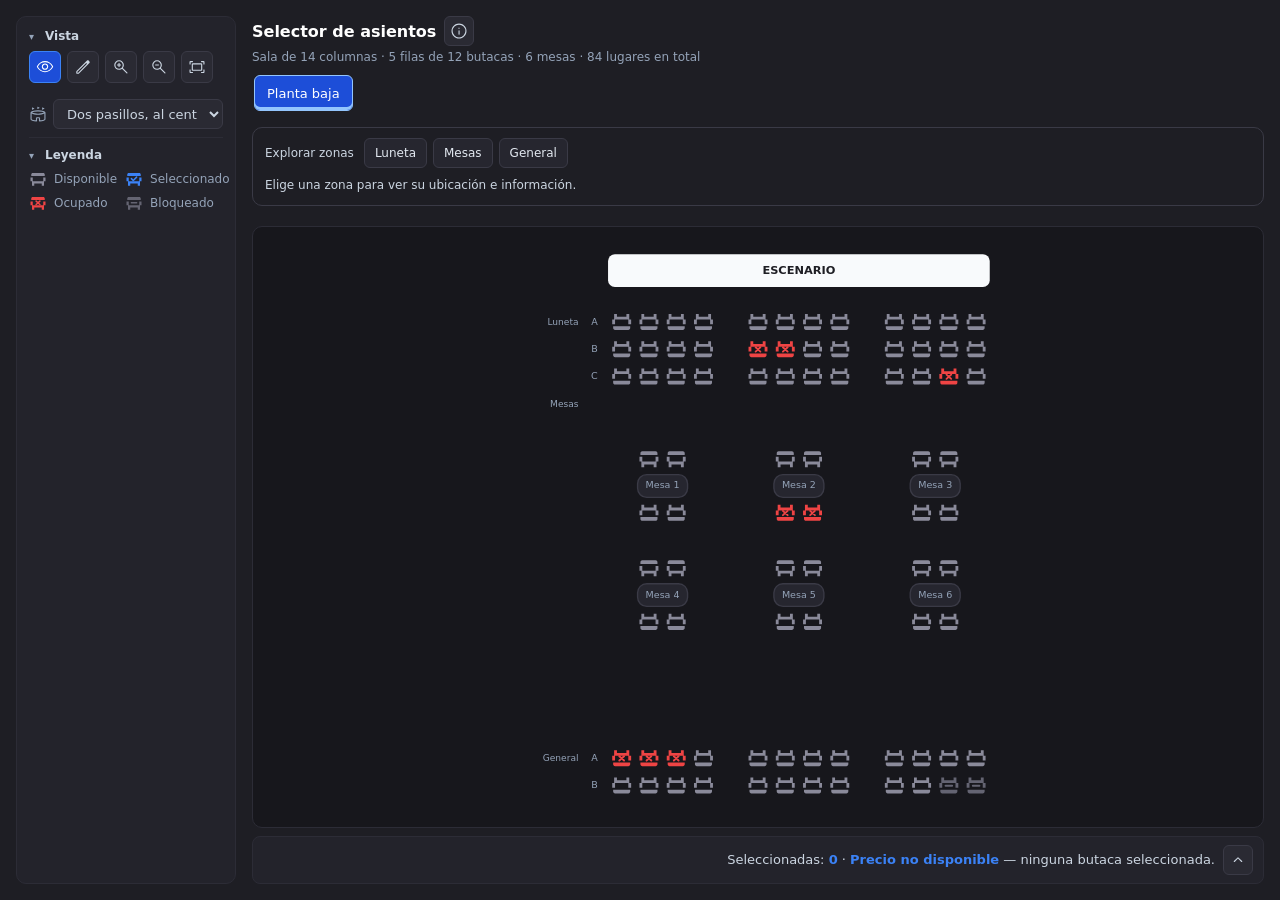
<file: integracion/index.html>
<!DOCTYPE html>
<!--
  Selector de asientos · plano de butacas interactivo en SVG.
  Un solo archivo, sin dependencias ni paso de compilacion.

  Copyright (c) 2026 Jonathan CR
  Publicado bajo licencia MIT. Ver LICENSE.

  El icono de la butaca es «event_seat» de Material Icons (Google),
  bajo Apache License 2.0. Ver NOTICE.
-->
<html lang="es">
<head>
<meta charset="utf-8">
<meta name="viewport" content="width=device-width, initial-scale=1">
<title>Selector de asientos</title>
<link rel="stylesheet" href="selector-asientos.css">
</head>
<body>

<!-- Iconos de las barras del editor. Los de Material Symbols (Apache 2.0, ver NOTICE)
     usan su viewBox original; los propios dibujan mesas y piezas como en el plano. -->
<svg class="sprite" aria-hidden="true" focusable="false" xmlns="http://www.w3.org/2000/svg">
  <defs>
    <symbol id="i-ver" viewBox="0 -960 960 960"><path d="M600.5-379.62q49.5-49.62 49.5-120.5T600.38-620.5Q550.76-670 479.88-670T359.5-620.38Q310-570.76 310-499.88t49.62 120.38q49.62 49.5 120.5 49.5t120.38-49.62Zm-200-41.12q-32.5-32.73-32.5-79.5 0-46.76 32.74-79.26 32.73-32.5 79.5-32.5 46.76 0 79.26 32.74 32.5 32.73 32.5 79.5 0 46.76-32.74 79.26-32.73 32.5-79.5 32.5-46.76 0-79.26-32.74ZM234.5-276Q124-352 57-470q-4-7.13-6-14.65-2-7.52-2-15.43 0-7.92 2-15.38 2-7.47 6-14.54 67-118 177.5-194T480-800q135 0 245.5 76T903-530q4 7.12 6 14.65 2 7.52 2 15.43 0 7.92-2 15.38-2 7.47-6 14.54-67 118-177.5 194T480-200q-135 0-245.5-76ZM480-500Zm222.5 174.5Q804-391 857-500q-53-109-154.33-174.5Q601.34-740 480.17-740T257.5-674.5Q156-609 102-500q54 109 155.33 174.5Q358.66-260 479.83-260t222.67-65.5Z"></path></symbol>
    <symbol id="i-editar" viewBox="0 -960 960 960"><path d="M180-180h44l472-471-44-44-472 471v44Zm-30 60q-13 0-21.5-8.5T120-150v-73q0-12 5-23.5t13-19.5l557-556q8-8 19-12.5t23-4.5q11 0 22 4.5t20 12.5l44 44q9 9 13 20t4 22q0 11-4.5 22.5T823-694L266-138q-8 8-19.5 13t-23.5 5h-73Zm629-617-41-41 41 41Zm-105 64-22-22 44 44-22-22Z"></path></symbol>
    <symbol id="i-acercar" viewBox="0 -960 960 960"><path d="M346-556h-52q-12.75 0-21.37-8.68-8.63-8.67-8.63-21.5 0-12.82 8.63-21.32 8.62-8.5 21.37-8.5h52v-51q0-12.75 8.68-21.38 8.67-8.62 21.5-8.62 12.82 0 21.32 8.62 8.5 8.63 8.5 21.38v51h51q12.75 0 21.38 8.68 8.62 8.67 8.62 21.5 0 12.82-8.62 21.32-8.63 8.5-21.38 8.5h-51v52q0 12.75-8.68 21.37-8.67 8.63-21.5 8.63-12.82 0-21.32-8.63-8.5-8.62-8.5-21.37v-52Zm32 227q-108.16 0-183.08-75Q120-479 120-585t75-181q75-75 181.5-75t181 75Q632-691 632-584.85 632-542 618-502q-14 40-42 75l242 240q9 8.56 9 21.78T818-143q-9 9-22.22 9-13.22 0-21.78-9L533-384q-30 26-69.96 40.5Q423.08-329 378-329Zm-1-60q81.25 0 138.13-57.5Q572-504 572-585t-56.87-138.5Q458.25-781 377-781q-82.08 0-139.54 57.5Q180-666 180-585t57.46 138.5Q294.92-389 377-389Z"></path></symbol>
    <symbol id="i-alejar" viewBox="0 -960 960 960"><path d="M305-556q-12.75 0-21.37-8.68-8.63-8.67-8.63-21.5 0-12.82 8.63-21.32 8.62-8.5 21.37-8.5h141q12.75 0 21.38 8.68 8.62 8.67 8.62 21.5 0 12.82-8.62 21.32-8.63 8.5-21.38 8.5H305Zm73 227q-108.16 0-183.08-75Q120-479 120-585t75-181q75-75 181.5-75t181 75Q632-691 632-584.85 632-542 618-502q-14 40-42 75l242 240q9 8.56 9 21.78T818-143q-9 9-22.22 9-13.22 0-21.78-9L533-384q-30 26-69.96 40.5Q423.08-329 378-329Zm-1-60q81.25 0 138.13-57.5Q572-504 572-585t-56.87-138.5Q458.25-781 377-781q-82.08 0-139.54 57.5Q180-666 180-585t57.46 138.5Q294.92-389 377-389Z"></path></symbol>
    <symbol id="i-ajustar" viewBox="0 -960 960 960"><path d="M820-640v-100H720q-12.75 0-21.37-8.68-8.63-8.67-8.63-21.5 0-12.82 8.63-21.32 8.62-8.5 21.37-8.5h100q24 0 42 18t18 42v100q0 12.75-8.68 21.37-8.67 8.63-21.5 8.63-12.82 0-21.32-8.63-8.5-8.62-8.5-21.37Zm-740 0v-100q0-24 18-42t42-18h100q12.75 0 21.38 8.68 8.62 8.67 8.62 21.5 0 12.82-8.62 21.32-8.63 8.5-21.38 8.5H140v100q0 12.75-8.68 21.37-8.67 8.63-21.5 8.63-12.82 0-21.32-8.63Q80-627.25 80-640Zm740 480H720q-12.75 0-21.37-8.68-8.63-8.67-8.63-21.5 0-12.82 8.63-21.32 8.62-8.5 21.37-8.5h100v-100q0-12.75 8.68-21.38 8.67-8.62 21.5-8.62 12.82 0 21.32 8.62 8.5 8.63 8.5 21.38v100q0 24-18 42t-42 18Zm-680 0q-24 0-42-18t-18-42v-100q0-12.75 8.68-21.38 8.67-8.62 21.5-8.62 12.82 0 21.32 8.62 8.5 8.63 8.5 21.38v100h100q12.75 0 21.38 8.68 8.62 8.67 8.62 21.5 0 12.82-8.62 21.32-8.63 8.5-21.38 8.5H140Zm60-180v-280q0-24.75 17.63-42.38Q235.25-680 260-680h440q24.75 0 42.38 17.62Q760-644.75 760-620v280q0 24.75-17.62 42.37Q724.75-280 700-280H260q-24.75 0-42.37-17.63Q200-315.25 200-340Zm60 0h440v-280H260v280Zm0 0v-280 280Z"></path></symbol>
    <symbol id="i-restablecer" viewBox="0 -960 960 960"><path d="M418-126q-111-21-184.5-109T160-439q0-71 30-134t85-107q8-6 19-5.5t19 8.5q10 10 9 23t-13 23q-42 35-65.5 85.5T220-439q0 94 58 163.5T425-186q11 2 18.5 11t7.5 20q0 14-10 22.5t-23 6.5Zm126 0q-13 2-23-6.5T511-155q0-11 7.5-20t18.5-11q90-20 147-89.5T741-439q0-109-75.5-184.5T481-699h-20l39 39q8 8 8 21t-8 21q-9 9-22 9t-21-9l-91-90q-5-5-7-10t-2-11q0-6 2-11t7-10l91-91q8-8 21-8t22 8q8 9 8 22t-8 21l-39 39h20q134 0 227 93.5T801-439q0 116-73 204T544-126Z"></path></symbol>
    <symbol id="i-girar" viewBox="0 -960 960 960"><path d="M440-80q-150 0-255-105T80-440q0-151 105-257.5T441-804h31l-53-53q-9-9-9-21t9-21q9-9 21-9t21 9l104 104q5 5 7 10t2 11q0 6-2 11t-7 10L461-649q-9 9-21 9t-21-9q-9-9-9-21t9-21l53-53h-31q-126 0-213.5 89T140-440q0 125 87.5 212.5T440-140q40 0 78-11t73-31q11-6 23-2t17 15q6 11 2.5 23.5T619-127q-42 23-86.5 35T440-80Zm237-161L497-421q-5-5-7-10t-2-11q0-6 2-11t7-10l180-180q5-5 10-7t11-2q6 0 11 2t10 7l180 180q5 5 7 10t2 11q0 6-2 11t-7 10L719-241q-5 5-10 7t-11 2q-6 0-11-2t-10-7Zm21-61 136-136-136-136-136 136 136 136Zm0-136Z"></path></symbol>
    <symbol id="i-alargar" viewBox="0 -960 960 960"><path d="m194-449 93 92q9 9 9 21t-9 21q-9 9-21.5 9t-21.5-9L101-458q-5-5-7-10t-2-11q0-6 2-11t7-10l144-144q9-9 21-8.5t21 9.5q9 9 9 21t-9 21l-92 91h569l-92-91q-9-9-9-21t9-21q9-9 21.5-9t21.5 9l143 143q5 5 7 10t2 11q0 6-2 11t-7 10L714-314q-9 9-21 9t-21-9q-9-9-9-21.5t9-21.5l92-92H194Z"></path></symbol>
    <symbol id="i-acortar" viewBox="0 -960 960 960"><path transform="rotate(90 480 -480)" d="M195-410q-14 0-24.5-10.5T160-445q0-14 10.5-24.5T195-480h570q14 0 24.5 10.5T800-445q0 14-10.5 24.5T765-410H195Zm-5-121q-13 0-21.5-8.5T160-561q0-13 8.5-21.5T190-591h580q13 0 21.5 8.5T800-561q0 13-8.5 21.5T770-531H190ZM457.5-88.5Q449-97 449-110v-128l-56 55q-9 8-21 8.5t-21-8.5q-9-9-9-21t9-21l107-106q5-5 10-7t11-2q6 0 11 2t10 7l105 106q8 9 8.5 21t-8.5 21q-9 9-21 9t-21-9l-54-55v128q0 13-8.5 21.5T479-80q-13 0-21.5-8.5ZM468-662q-5-2-10-7L352-775q-8-8-8.5-20.5T352-817q9-9 21-9t21 9l54 55v-128q0-13 8.5-21.5T478-920q13 0 21.5 8.5T508-890v128l56-55q9-8 21-8.5t21 8.5q9 9 9 21t-9 21L500-669q-5 5-10 7t-11 2q-6 0-11-2Z"></path></symbol>
    <symbol id="i-duplicar" viewBox="0 -960 960 960"><path d="M300-200q-24 0-42-18t-18-42v-560q0-24 18-42t42-18h440q24 0 42 18t18 42v560q0 24-18 42t-42 18H300Zm0-60h440v-560H300v560ZM180-80q-24 0-42-18t-18-42v-590q0-12.75 8.68-21.38 8.67-8.62 21.5-8.62 12.82 0 21.32 8.62 8.5 8.63 8.5 21.38v590h470q12.75 0 21.38 8.68 8.62 8.67 8.62 21.5 0 12.82-8.62 21.32Q662.75-80 650-80H180Zm120-180v-560 560Z"></path></symbol>
    <symbol id="i-eliminar" viewBox="0 -960 960 960"><path d="M261-120q-24.75 0-42.37-17.63Q201-155.25 201-180v-570h-11q-12.75 0-21.37-8.68-8.63-8.67-8.63-21.5 0-12.82 8.63-21.32 8.62-8.5 21.37-8.5h158q0-13 8.63-21.5 8.62-8.5 21.37-8.5h204q12.75 0 21.38 8.62Q612-822.75 612-810h158q12.75 0 21.38 8.68 8.62 8.67 8.62 21.5 0 12.82-8.62 21.32-8.63 8.5-21.38 8.5h-11v570q0 24.75-17.62 42.37Q723.75-120 699-120H261Zm438-630H261v570h438v-570ZM418.5-274.63q8.5-8.62 8.5-21.37v-339q0-12.75-8.68-21.38-8.67-8.62-21.5-8.62-12.82 0-21.32 8.62-8.5 8.63-8.5 21.38v339q0 12.75 8.68 21.37 8.67 8.63 21.5 8.63 12.82 0 21.32-8.63Zm166 0q8.5-8.62 8.5-21.37v-339q0-12.75-8.68-21.38-8.67-8.62-21.5-8.62-12.82 0-21.32 8.62-8.5 8.63-8.5 21.38v339q0 12.75 8.68 21.37 8.67 8.63 21.5 8.63 12.82 0 21.32-8.63ZM261-750v570-570Z"></path></symbol>
    <symbol id="i-barra" viewBox="0 -960 960 960"><path d="M450-180v-244L134-764q-6-6-9-14.5t-3-16.5q0-19 13-32t32-13h626q19 0 32 13t13 32q0 8-3 16.5t-9 14.5L510-424v244h180q13 0 21.5 8.5T720-150q0 13-8.5 21.5T690-120H270q-13 0-21.5-8.5T240-150q0-13 8.5-21.5T270-180h180ZM281-695h398l83-81H198l83 81Zm199 216 144-156H336l144 156Zm0 0Z"></path></symbol>
    <symbol id="i-sala" viewBox="0 -960 960 960"><path d="M158-723v-96q0-8 7-12.5t15-.5l95 48q8 5 8 13t-8 13l-95 48q-8 4-15-.5t-7-12.5Zm540 0v-96q0-8 7-12.5t15-.5l95 48q8 5 8 13t-8 13l-95 48q-8 4-15-.5t-7-12.5Zm-252-36v-96q0-8 7-12.5t15-.5l95 48q8 5 8 13t-8 13l-95 48q-8 4-15-.5t-7-12.5ZM398-82q-139-10-228.5-42T80-200v-360q0-25 31.5-46.5t85.5-38q54-16.5 127-26t156-9.5q83 0 156 9.5t127 26q54 16.5 85.5 38T880-560v360q0 45-88.5 76.5T563-82q-14 1-23.5-7.5T530-112v-138H430v138q0 13-9.5 22T398-82Zm82-418q97 0 172.5-14.5T800-558q-23-24-107.5-43T480-620q-128 0-212.5 19T160-558q72 29 147.5 43.5T480-500ZM370-145v-105q0-25 17.5-42.5T430-310h100q25 0 42.5 17.5T590-250v105q80-5 138.5-21.5T820-205v-297q-57 26-149 44t-191 18q-99 0-191-18t-149-44v297q33 22 91.5 38.5T370-145Zm110-179Z"></path></symbol>
    <symbol id="i-zona" viewBox="0 -960 960 960"><path d="M863-404 557-97q-9 8.5-20.25 12.75T514.25-80Q503-80 492-84.5T472-97L98-472q-8-8-13-18.96-5-10.95-5-23.04v-306q0-24.75 17.63-42.38Q115.25-880 140-880h307q12.07 0 23.39 4.87Q481.7-870.25 490-862l373 373q9.39 9 13.7 20.25 4.3 11.25 4.3 22.5t-4.5 22.75Q872-412 863-404ZM516-138l306-307-375-375H140v304l376 378ZM245-664q21 0 36.5-15.5T297-716q0-21-15.5-36.5T245-768q-21 0-36.5 15.5T193-716q0 21 15.5 36.5T245-664Zm236 185Z"></path></symbol>
    <symbol id="i-nombre" viewBox="0 -960 960 960"><path d="M140-160q-24.75 0-42.37-17.63Q80-195.25 80-220v-520q0-24.75 17.63-42.38Q115.25-800 140-800h471q14.25 0 27 6.37 12.75 6.38 21 17.63l195 260q12 15.68 12 35.84Q866-460 854-444L660-184q-8.25 11.25-21 17.62-12.75 6.38-27 6.38H140Zm0-60h471l195-260-195-260H140v520Zm333-260Z"></path></symbol>
    <symbol id="i-agregar" viewBox="0 -960 960 960"><path d="M450-450H230q-12.75 0-21.37-8.68-8.63-8.67-8.63-21.5 0-12.82 8.63-21.32 8.62-8.5 21.37-8.5h220v-220q0-12.75 8.68-21.38 8.67-8.62 21.5-8.62 12.82 0 21.32 8.62 8.5 8.63 8.5 21.38v220h220q12.75 0 21.38 8.68 8.62 8.67 8.62 21.5 0 12.82-8.62 21.32-8.63 8.5-21.38 8.5H510v220q0 12.75-8.68 21.37-8.67 8.63-21.5 8.63-12.82 0-21.32-8.63-8.5-8.62-8.5-21.37v-220Z"></path></symbol>
    <symbol id="i-bloquear" viewBox="0 0 24 24"><use href="#butaca" width="16" height="16"></use><rect x="13" y="14.5" width="9" height="7.5" rx="1.5"></rect><path d="M15.2 14.5v-2a2.3 2.3 0 0 1 4.6 0v2" fill="none" stroke="currentColor" stroke-width="1.6"></path></symbol>
    <symbol id="i-escenario-quitar" viewBox="0 0 24 24"><rect x="2" y="3" width="20" height="10" rx="1.5"></rect><rect x="7" y="17.4" width="10" height="2.2" rx="1.1"></rect></symbol>
    <symbol id="i-escenario-agregar" viewBox="0 0 24 24"><rect x="2" y="3" width="20" height="10" rx="1.5"></rect><rect x="7" y="17.4" width="10" height="2.2" rx="1.1"></rect><rect x="10.9" y="14.5" width="2.2" height="8" rx="1.1"></rect></symbol>
    <symbol id="i-mesa-lados" viewBox="0 0 24 24"><rect x="5" y="9" width="14" height="6" rx="1.5" fill-opacity=".25" stroke="currentColor" stroke-width="1.6"></rect><rect x="6.5" y="3.5" width="4" height="3.5" rx="1"></rect><rect x="13.5" y="3.5" width="4" height="3.5" rx="1"></rect><rect x="6.5" y="17" width="4" height="3.5" rx="1"></rect><rect x="13.5" y="17" width="4" height="3.5" rx="1"></rect></symbol>
    <symbol id="i-mesa-cruz" viewBox="0 0 24 24"><rect x="8" y="8" width="8" height="8" rx="1.5" fill-opacity=".25" stroke="currentColor" stroke-width="1.6"></rect><rect x="10" y="2.5" width="4" height="3.5" rx="1"></rect><rect x="10" y="18" width="4" height="3.5" rx="1"></rect><rect x="2.5" y="10" width="3.5" height="4" rx="1"></rect><rect x="18" y="10" width="3.5" height="4" rx="1"></rect></symbol>
    <symbol id="i-mesa-un-lado" viewBox="0 0 24 24"><rect x="2.5" y="5" width="19" height="6.5" rx="1.5" fill-opacity=".25" stroke="currentColor" stroke-width="1.6"></rect><rect x="3.5" y="14" width="4" height="3.5" rx="1"></rect><rect x="10" y="14" width="4" height="3.5" rx="1"></rect><rect x="16.5" y="14" width="4" height="3.5" rx="1"></rect></symbol>
    <symbol id="i-bloque" viewBox="0 0 24 24"><use href="#butaca" x="0.5" y="4" width="7.5" height="7.5"></use><use href="#butaca" x="8.25" y="4" width="7.5" height="7.5"></use><use href="#butaca" x="16" y="4" width="7.5" height="7.5"></use><use href="#butaca" x="0.5" y="13" width="7.5" height="7.5"></use><use href="#butaca" x="8.25" y="13" width="7.5" height="7.5"></use><use href="#butaca" x="16" y="13" width="7.5" height="7.5"></use></symbol>
    <symbol id="i-butaca" viewBox="0 0 24 24"><use href="#butaca" width="24" height="24"></use></symbol>
    <symbol id="i-pista" viewBox="0 0 24 24"><rect x="3" y="3" width="18" height="18" rx="2" fill="none" stroke="currentColor" stroke-width="1.6"></rect><rect x="3" y="3" width="4.5" height="4.5"></rect><rect x="3" y="12" width="4.5" height="4.5"></rect><rect x="7.5" y="7.5" width="4.5" height="4.5"></rect><rect x="7.5" y="16.5" width="4.5" height="4.5"></rect><rect x="12" y="3" width="4.5" height="4.5"></rect><rect x="12" y="12" width="4.5" height="4.5"></rect><rect x="16.5" y="7.5" width="4.5" height="4.5"></rect><rect x="16.5" y="16.5" width="4.5" height="4.5"></rect></symbol>
    <symbol id="i-mas-fila" viewBox="0 0 24 24"><rect x="3" y="3" width="18" height="11" rx="1.5" fill="none" stroke="currentColor" stroke-width="1.6"></rect><rect x="3" y="8" width="18" height="1.6"></rect><rect x="7.5" y="17.7" width="9" height="2.2" rx="1.1"></rect><rect x="10.9" y="15.3" width="2.2" height="7" rx="1.1"></rect></symbol>
    <symbol id="i-menos-fila" viewBox="0 0 24 24"><rect x="3" y="3" width="18" height="11" rx="1.5" fill="none" stroke="currentColor" stroke-width="1.6"></rect><rect x="3" y="8" width="18" height="1.6"></rect><rect x="7.5" y="17.7" width="9" height="2.2" rx="1.1"></rect></symbol>
    <symbol id="i-cabeceras" viewBox="0 0 24 24"><rect x="6" y="8.5" width="12" height="7" rx="1.5" fill-opacity=".25" stroke="currentColor" stroke-width="1.6"></rect><rect x="1.5" y="10" width="3.5" height="4" rx="1"></rect><rect x="19" y="10" width="3.5" height="4" rx="1"></rect><rect x="7.5" y="3.5" width="4" height="3.5" rx="1" fill-opacity=".35"></rect><rect x="12.5" y="3.5" width="4" height="3.5" rx="1" fill-opacity=".35"></rect><rect x="7.5" y="17" width="4" height="3.5" rx="1" fill-opacity=".35"></rect><rect x="12.5" y="17" width="4" height="3.5" rx="1" fill-opacity=".35"></rect></symbol>
    <symbol id="i-un-solo-lado" viewBox="0 0 24 24"><rect x="4" y="8" width="16" height="6" rx="1.5" fill-opacity=".25" stroke="currentColor" stroke-width="1.6"></rect><rect x="6" y="16.5" width="4" height="3.5" rx="1"></rect><rect x="14" y="16.5" width="4" height="3.5" rx="1"></rect><rect x="6" y="3.5" width="4" height="3.5" rx="1" fill-opacity=".35"></rect><rect x="14" y="3.5" width="4" height="3.5" rx="1" fill-opacity=".35"></rect></symbol>
    <symbol id="i-guardar" viewBox="0 -960 960 960"><path d="M180-120q-24 0-42-18t-18-42v-600q0-24 18-42t42-18h478q12.44 0 23.72 5T701-822l121 121q8 8 13 19.28 5 11.28 5 23.72v478q0 24-18 42t-42 18H180Zm600-536L656-780H180v600h600v-476ZM553.5-275.26q30.5-30.27 30.5-73.5 0-43.24-30.26-73.74-30.27-30.5-73.5-30.5-43.24 0-73.74 30.26-30.5 30.27-30.5 73.5 0 43.24 30.26 73.74 30.27 30.5 73.5 30.5 43.24 0 73.74-30.26ZM263-584h298q12.75 0 21.38-8.63Q591-601.25 591-614v-83q0-12.75-8.62-21.38Q573.75-727 561-727H263q-12.75 0-21.37 8.62Q233-709.75 233-697v83q0 12.75 8.63 21.37Q250.25-584 263-584Zm-83-72v476-600 124Z"></path></symbol>
    <symbol id="i-exportar" viewBox="0 -960 960 960"><path d="M469-327q-5-2-10-7L308-485q-9-9.27-8.5-21.64.5-12.36 9.11-21.36 9.39-9 21.89-9t21.5 9l98 99v-341q0-12.75 8.68-21.38 8.67-8.62 21.5-8.62 12.82 0 21.32 8.62 8.5 8.63 8.5 21.38v341l99-99q8.8-9 20.9-8.5 12.1.5 21.49 9.5 8.61 9 8.61 21.5t-9 21.5L501-334q-5 5-10.13 7-5.14 2-11 2-5.87 0-10.87-2ZM220-160q-24 0-42-18t-18-42v-113q0-12.75 8.68-21.38 8.67-8.62 21.5-8.62 12.82 0 21.32 8.62 8.5 8.63 8.5 21.38v113h520v-113q0-12.75 8.68-21.38 8.67-8.62 21.5-8.62 12.82 0 21.32 8.62 8.5 8.63 8.5 21.38v113q0 24-18 42t-42 18H220Z"></path></symbol>
    <symbol id="i-importar" viewBox="0 -960 960 960"><path d="M220-160q-24 0-42-18t-18-42v-113q0-12.75 8.68-21.38 8.67-8.62 21.5-8.62 12.82 0 21.32 8.62 8.5 8.63 8.5 21.38v113h520v-113q0-12.75 8.68-21.38 8.67-8.62 21.5-8.62 12.82 0 21.32 8.62 8.5 8.63 8.5 21.38v113q0 24-18 42t-42 18H220Zm230-524-99 99q-8.8 9-20.9 8.5-12.1-.5-21.49-9.5-8.61-9-8.61-21.5t9-21.5l150-150q5-5 10.13-7 5.14-2 11-2 5.87 0 10.87 2 5 2 10 7l151 151q9 9 9 21t-8.61 21q-9.39 9-21.89 9t-21.5-9l-99-98v341q0 12.75-8.68 21.37-8.67 8.63-21.5 8.63-12.82 0-21.32-8.63-8.5-8.62-8.5-21.37v-341Z"></path></symbol>
    <symbol id="i-eliminar-mapa" viewBox="0 -960 960 960"><path d="M261-120q-24.75 0-42.37-17.63Q201-155.25 201-180v-570h-11q-12.75 0-21.37-8.68-8.63-8.67-8.63-21.5 0-12.82 8.63-21.32 8.62-8.5 21.37-8.5h158q0-13 8.63-21.5 8.62-8.5 21.37-8.5h204q12.75 0 21.38 8.62Q612-822.75 612-810h158q12.75 0 21.38 8.68 8.62 8.67 8.62 21.5 0 12.82-8.62 21.32-8.63 8.5-21.38 8.5h-11v570q0 24.75-17.62 42.37Q723.75-120 699-120H261Zm438-630H261v570h438v-570Zm-438 0v570-570Zm219 330 96 97q10 10 24 10.5t24-10q10-10.5 10-24T624-370l-96-98 96-98q10-10 10-23.5T624-613q-10-10-24-10t-24 10l-96 97-95-97q-10-10-24-10t-24 10q-10 10-10 24t10 24l96 97-96 97q-10 10-10 24t10 24q10 10 24 10t24-10l95-97Z"></path></symbol>
    <symbol id="i-aplicar" viewBox="0 -960 960 960"><path d="m378-332 363-363q9-9 21.5-9t21.5 9q9 9 9 21.5t-9 21.5L399-267q-9 9-21 9t-21-9L175-449q-9-9-8.5-21.5T176-492q9-9 21.5-9t21.5 9l159 160Z"></path></symbol>
    <symbol id="i-agregar-zona" viewBox="0 -960 960 960"><path d="M611-800q14.25 0 27 6.37 12.75 6.38 21 17.63l195 260q12 15.68 12 35.84Q866-460 854-444L660-184q-8.25 11.25-21 17.62-12.75 6.38-27 6.38H470q-12.75 0-21.37-8.68-8.63-8.67-8.63-21.5 0-12.82 8.63-21.32 8.62-8.5 21.37-8.5h141l195-260-195-260H140v230q0 12.75-8.68 21.37-8.67 8.63-21.5 8.63-12.82 0-21.32-8.63Q80-497.25 80-510v-230q0-24.75 17.63-42.38Q115.25-800 140-800h471ZM208.5-128.63Q200-137.25 200-150v-90h-90q-12.75 0-21.37-8.68-8.63-8.67-8.63-21.5 0-12.82 8.63-21.32Q97.25-300 110-300h90v-90q0-12.75 8.68-21.38 8.67-8.62 21.5-8.62 12.82 0 21.32 8.62 8.5 8.63 8.5 21.38v90h90q12.75 0 21.38 8.68 8.62 8.67 8.62 21.5 0 12.82-8.62 21.32-8.63 8.5-21.38 8.5h-90v90q0 12.75-8.68 21.37-8.67 8.63-21.5 8.63-12.82 0-21.32-8.63ZM473-480Z"></path></symbol>
    <symbol id="i-arriba" viewBox="0 -960 960 960"><path d="M450-686 223-459q-9 9-21 9t-21-9q-9-9-9-21t9-21l278-278q5-5 10-7t11-2q6 0 11 2t10 7l278 278q9 9 9 21t-9 21q-9 9-21 9t-21-9L510-686v496q0 13-8.5 21.5T480-160q-13 0-21.5-8.5T450-190v-496Z"></path></symbol>
    <symbol id="i-abajo" viewBox="0 -960 960 960"><path d="M450-274v-496q0-13 8.5-21.5T480-800q13 0 21.5 8.5T510-770v496l227-227q9-9 21-9t21 9q9 9 9 21t-9 21L501-181q-5 5-10 7t-11 2q-6 0-11-2t-10-7L181-459q-9-9-9-21t9-21q9-9 21-9t21 9l227 227Z"></path></symbol>
    <symbol id="i-izquierda" viewBox="0 -960 960 960"><path d="m274-450 227 227q9 9 9 21t-9 21q-9 9-21 9t-21-9L181-459q-5-5-7-10t-2-11q0-6 2-11t7-10l278-278q9-9 21-9t21 9q9 9 9 21t-9 21L274-510h496q13 0 21.5 8.5T800-480q0 13-8.5 21.5T770-450H274Z"></path></symbol>
    <symbol id="i-derecha" viewBox="0 -960 960 960"><path d="M686-450H190q-13 0-21.5-8.5T160-480q0-13 8.5-21.5T190-510h496L459-737q-9-9-9-21t9-21q9-9 21-9t21 9l278 278q5 5 7 10t2 11q0 6-2 11t-7 10L501-181q-9 9-21 9t-21-9q-9-9-9-21t9-21l227-227Z"></path></symbol>
    <symbol id="i-agregar-vertical" viewBox="0 -960 960 960"><path d="M409-780H140v600h269v-600ZM140-120q-24.75 0-42.37-17.63Q80-155.25 80-180v-600q0-24.75 17.63-42.38Q115.25-840 140-840h600q24.75 0 42.38 17.62Q800-804.75 800-780v60q0 12.75-8.68 21.37-8.67 8.63-21.5 8.63-12.82 0-21.32-8.63-8.5-8.62-8.5-21.37v-60H469v600h271v-60q0-12.75 8.68-21.38 8.67-8.62 21.5-8.62 12.82 0 21.32 8.62 8.5 8.63 8.5 21.38v60q0 24.75-17.62 42.37Q764.75-120 740-120H140Zm608.5-258.63Q740-387.25 740-400v-50h-50q-12.75 0-21.37-8.68-8.63-8.67-8.63-21.5 0-12.82 8.63-21.32 8.62-8.5 21.37-8.5h50v-50q0-12.75 8.68-21.38 8.67-8.62 21.5-8.62 12.82 0 21.32 8.62 8.5 8.63 8.5 21.38v50h50q12.75 0 21.38 8.68 8.62 8.67 8.62 21.5 0 12.82-8.62 21.32-8.63 8.5-21.38 8.5h-50v50q0 12.75-8.68 21.37-8.67 8.63-21.5 8.63-12.82 0-21.32-8.63ZM469-480Zm-60 0h60-60Zm0 0Z"></path></symbol>
    <symbol id="i-guias" viewBox="0 0 24 24"><text x="11" y="10" text-anchor="middle" font-size="11" font-weight="700" fill="currentColor">A</text><text x="11" y="22" text-anchor="middle" font-size="11" font-weight="700" fill="currentColor">B</text></symbol>
    <symbol id="i-agregar-filas" viewBox="0 0 24 24"><use href="#butaca" x="0" y="0" width="7.5" height="7.5"></use><use href="#butaca" x="7" y="0" width="7.5" height="7.5"></use><use href="#butaca" x="0" y="7" width="7.5" height="7.5"></use><use href="#butaca" x="7" y="7" width="7.5" height="7.5"></use><rect x="18.4" y="15" width="2.2" height="9" rx="1.1"></rect><rect x="15" y="18.4" width="9" height="2.2" rx="1.1"></rect></symbol>
    <symbol id="i-agregar-mesas" viewBox="0 0 24 24"><rect x="1" y="8" width="11" height="5" rx="1.2" fill-opacity=".25" stroke="currentColor" stroke-width="1.5"></rect><rect x="2" y="3" width="3.5" height="3" rx="0.8"></rect><rect x="7.5" y="3" width="3.5" height="3" rx="0.8"></rect><rect x="2" y="15" width="3.5" height="3" rx="0.8"></rect><rect x="7.5" y="15" width="3.5" height="3" rx="0.8"></rect><rect x="18.4" y="15" width="2.2" height="9" rx="1.1"></rect><rect x="15" y="18.4" width="9" height="2.2" rx="1.1"></rect></symbol>
    <symbol id="i-agregar-espacio" viewBox="0 0 24 24"><rect x="1.5" y="3" width="13" height="13" rx="2" fill="none" stroke="currentColor" stroke-width="1.6" stroke-dasharray="3 2"></rect><rect x="18.4" y="15" width="2.2" height="9" rx="1.1"></rect><rect x="15" y="18.4" width="9" height="2.2" rx="1.1"></rect></symbol>
    <symbol id="i-agregar-division" viewBox="0 0 24 24"><rect x="1.5" y="3" width="13" height="13" rx="2" fill="none" stroke="currentColor" stroke-width="1.6"></rect><rect x="7.3" y="3" width="1.5" height="13"></rect><rect x="18.4" y="15" width="2.2" height="9" rx="1.1"></rect><rect x="15" y="18.4" width="9" height="2.2" rx="1.1"></rect></symbol>
    <symbol id="i-mesa-redonda" viewBox="0 0 24 24"><circle cx="12" cy="12" r="4.6" fill-opacity=".25" stroke="currentColor" stroke-width="1.6"></circle><rect x="10" y="1.5" width="4" height="3.2" rx="0.9"></rect><rect x="10" y="19.3" width="4" height="3.2" rx="0.9"></rect><rect x="1.5" y="10" width="3.2" height="4" rx="0.9"></rect><rect x="19.3" y="10" width="3.2" height="4" rx="0.9"></rect></symbol>
    <symbol id="i-info" viewBox="0 -960 960 960"><path d="M504.5-288.63q8.5-8.62 8.5-21.37v-180q0-12.75-8.68-21.38-8.67-8.62-21.5-8.62-12.82 0-21.32 8.62-8.5 8.63-8.5 21.38v180q0 12.75 8.68 21.37 8.67 8.63 21.5 8.63 12.82 0 21.32-8.63Zm-1-314.57q9.5-9.2 9.5-22.8 0-14.45-9.48-24.22-9.48-9.78-23.5-9.78t-23.52 9.78Q447-640.45 447-626q0 13.6 9.48 22.8 9.48 9.2 23.5 9.2t23.52-9.2ZM480.27-80q-82.74 0-155.5-31.5Q252-143 197.5-197.5t-86-127.34Q80-397.68 80-480.5t31.5-155.66Q143-709 197.5-763t127.34-85.5Q397.68-880 480.5-880t155.66 31.5Q709-817 763-763t85.5 127Q880-563 880-480.27q0 82.74-31.5 155.5Q817-252 763-197.68q-54 54.31-127 86Q563-80 480.27-80Zm.23-60Q622-140 721-239.5t99-241Q820-622 721.19-721T480-820q-141 0-240.5 98.81T140-480q0 141 99.5 240.5t241 99.5Zm-.5-340Z"></path></symbol>
    <symbol id="i-desplegar" viewBox="0 -960 960 960"><path d="M480-554 304-378q-9 9-21 8.5t-21-9.5q-9-9-9-21.5t9-21.5l197-197q9-9 21-9t21 9l198 198q9 9 9 21t-9 21q-9 9-21.5 9t-21.5-9L480-554Z"></path></symbol>
    <symbol id="i-anterior" viewBox="0 -960 960 960"><path d="m406-481 177 177q9 9 8.5 21t-9.5 21q-9 9-21.5 9t-21.5-9L341-460q-5-5-7-10t-2-11q0-6 2-11t7-10l199-199q9-9 21.5-9t21.5 9q9 9 9 21.5t-9 21.5L406-481Z"></path></symbol>
    <symbol id="i-siguiente" viewBox="0 -960 960 960"><path d="M530-481 353-658q-9-9-8.5-21t9.5-21q9-9 21.5-9t21.5 9l198 198q5 5 7 10t2 11q0 6-2 11t-7 10L396-261q-9 9-21 8.5t-21-9.5q-9-9-9-21.5t9-21.5l176-176Z"></path></symbol>
    <symbol id="i-cerrar" viewBox="0 -960 960 960"><path d="M480-438 270-228q-9 9-21 9t-21-9q-9-9-9-21t9-21l210-210-210-210q-9-9-9-21t9-21q9-9 21-9t21 9l210 210 210-210q9-9 21-9t21 9q9 9 9 21t-9 21L522-480l210 210q9 9 9 21t-9 21q-9 9-21 9t-21-9L480-438Z"></path></symbol>
  </defs>
</svg>
<div class="app" id="app">

  <!-- Lateral izquierdo: leyenda, vista y herramientas del editor. Sticky en pantallas
       anchas; en angostas pasa arriba del plano. Los grupos se pliegan (details). -->
  <aside class="lateral lateral-herramientas" aria-label="Herramientas">
    <details class="grupo" open>
      <summary>Vista</summary>
      <!-- Botones de icono: sin title (algunos lectores lo anuncian en lugar de aria-label);
           el nombre visible va en data-tooltip. -->
      <div class="herramientas rejilla-iconos" role="group" aria-label="Modo y zoom">
        <button type="button" class="icono" id="modo-vista" aria-pressed="true" aria-label="Previsualizar" data-tooltip="Previsualizar"><svg class="ico" aria-hidden="true" focusable="false"><use href="#i-ver"></use></svg></button>
        <button type="button" class="icono" id="modo-editor" aria-pressed="false" aria-label="Editar plano" data-tooltip="Editar plano"><svg class="ico" aria-hidden="true" focusable="false"><use href="#i-editar"></use></svg></button>
        <button type="button" class="icono" id="acercar" aria-label="Acercar" data-tooltip="Acercar"><svg class="ico" aria-hidden="true" focusable="false"><use href="#i-acercar"></use></svg></button>
        <button type="button" class="icono" id="alejar" aria-label="Alejar" data-tooltip="Alejar"><svg class="ico" aria-hidden="true" focusable="false"><use href="#i-alejar"></use></svg></button>
        <button type="button" class="icono" id="ajustar" aria-label="Ajustar" data-tooltip="Ajustar a la sala"><svg class="ico" aria-hidden="true" focusable="false"><use href="#i-ajustar"></use></svg></button>
      </div>
    </details>
    <!-- Las opciones salen de TIPOS_DE_SALA: el script las crea al cargar. -->
    <div class="herramientas campo-ancho tipo-de-sala">
      <label class="campo" for="tipo-sala" data-tooltip="Tipo de sala"><svg class="ico" aria-hidden="true" focusable="false"><use href="#i-sala"></use></svg><span class="solo-lector">Tipo de sala</span></label>
      <select id="tipo-sala"></select>
    </div>
    <details class="grupo" open id="grupo-mapa" hidden>
      <summary>Mapa</summary>
      <div class="herramientas" role="group" aria-label="Historial del plano">
        <button type="button" id="deshacer" aria-keyshortcuts="Control+Z Meta+Z" disabled>Deshacer</button>
        <button type="button" id="rehacer" aria-keyshortcuts="Control+Shift+Z Meta+Shift+Z Control+Y" disabled>Rehacer</button>
      </div>
      <p class="pista" id="estado-guardado" role="status">Sin cambios pendientes.</p>
      <!-- Guardar el diseño con nombre, en el navegador o como JSON. -->
      <div class="herramientas" id="herramientas-mapa" role="group" aria-label="Guardar mapa">
        <label class="campo" for="nombre-mapa">Nombre del mapa</label>
        <input type="text" id="nombre-mapa" maxlength="80" autocomplete="off" placeholder="Ej.: Salón Jardín, boda">
        <div class="rejilla-iconos herramientas">
          <button type="button" class="icono" id="guardar-mapa" aria-label="Guardar el mapa" data-tooltip="Guardar"><svg class="ico" aria-hidden="true" focusable="false"><use href="#i-guardar"></use></svg></button>
          <button type="button" class="icono" id="exportar-mapa" aria-label="Exportar el mapa como JSON" data-tooltip="Exportar JSON"><svg class="ico" aria-hidden="true" focusable="false"><use href="#i-exportar"></use></svg></button>
          <button type="button" class="icono" id="exportar-lugares" aria-label="Validar y exportar catálogo de lugares" data-tooltip="Exportar lugares"><svg class="ico" aria-hidden="true" focusable="false"><use href="#i-exportar"></use></svg></button>
          <button type="button" class="icono" id="importar-mapa" aria-label="Importar un mapa desde un JSON" data-tooltip="Importar JSON"><svg class="ico" aria-hidden="true" focusable="false"><use href="#i-importar"></use></svg></button>
          <button type="button" class="icono" id="eliminar-mapa" aria-label="Eliminar el mapa guardado" data-tooltip="Eliminar mapa" hidden><svg class="ico" aria-hidden="true" focusable="false"><use href="#i-eliminar-mapa"></use></svg></button>
        </div>
        <button type="button" id="confirmar-zonas-fisicas">Revisar zonas físicas asignadas</button>
        <p class="pista" id="revision-fisica"></p>
        <button type="button" id="publicar-revision">Congelar y exportar revisión</button>
        <p class="pista">El catálogo contiene ubicación e identidad física. Sin Taquilla proporcionará las tarifas del evento.</p>
        <p class="pista" id="antecedentes-comerciales" hidden></p>
        <input type="file" id="archivo-mapa" accept=".json,application/json" hidden>
      </div>
    </details>
    <!-- La sala como columnas, zonas y lista de bandas, de arriba abajo. -->
    <div class="herramientas" id="revision-publicada" hidden>
      <p class="pista">Revisión publicada: edición cerrada. Sus eventos conservarán esta revisión.</p>
      <button type="button" id="nuevo-borrador">Crear nueva revisión en borrador</button>
    </div>
    <section class="bandas" id="panel-bandas" aria-labelledby="titulo-bandas" hidden>
      <h2 class="solo-lector" id="titulo-bandas">Diseño de la sala</h2>
      <details class="grupo" open>
        <!-- El texto de ayuda no ocupa sitio: se abre con el boton de informacion. -->
        <summary>Columnas<button type="button" class="icono info-grupo" id="info-columnas" aria-expanded="false" aria-controls="ayuda-de-columnas" aria-label="Qué son las columnas" data-tooltip="Información"><svg class="ico" aria-hidden="true" focusable="false"><use href="#i-info"></use></svg></button></summary>
        <div id="ayuda-de-columnas" hidden>
          <p class="pista" id="ayuda-lienzo" hidden>
            Columnas del lienzo, de 1 a 60. No hay pasillos fijos: el pasillo es el hueco que dejas entre
            piezas. El alto es la suma de las bandas: cambia el alto de cada espacio con − y +.
          </p>
          <p class="pista" id="ayuda-columnas">
            Cada número es un bloque de butacas; entre bloques va un pasillo. «4, 6, 4» con pasillos
            «1, 2» son 14 butacas por fila y 17 columnas. Sin anchos, cada pasillo mide 1 columna.
          </p>
        </div>
        <!-- En un lienzo (mapa en blanco) no hay pasillos: solo el ancho. -->
          <div class="columnas-sala" id="columnas-lienzo" hidden>
            <div class="fila-campo">
              <label for="ancho-lienzo">Ancho del lienzo</label>
              <input type="text" id="ancho-lienzo" inputmode="numeric" autocomplete="off"
                     placeholder="20" aria-describedby="ayuda-lienzo">
              <button type="button" class="icono" id="aplicar-ancho-lienzo" aria-label="Aplicar el ancho del lienzo" data-tooltip="Aplicar"><svg class="ico" aria-hidden="true" focusable="false"><use href="#i-aplicar"></use></svg></button>
            </div>
          </div>
          <div class="columnas-sala" id="columnas-plantilla">
            <div class="fila-campo">
              <label for="bloques-sala">Butacas por bloque</label>
              <input type="text" id="bloques-sala" inputmode="numeric" autocomplete="off"
                     placeholder="4, 6, 4" aria-describedby="ayuda-columnas">
            </div>
            <div class="fila-campo">
              <label for="pasillos-sala">Anchos de pasillo</label>
              <input type="text" id="pasillos-sala" inputmode="numeric" autocomplete="off"
                     placeholder="1, 1" aria-describedby="ayuda-columnas">
              <button type="button" class="icono" id="aplicar-columnas" aria-label="Aplicar las columnas" data-tooltip="Aplicar"><svg class="ico" aria-hidden="true" focusable="false"><use href="#i-aplicar"></use></svg></button>
            </div>
          </div>
      </details>
      <details class="grupo" open>
        <summary>Distribución del plano</summary>
        <p class="pista">Las bandas organizan el espacio. Sus nombres son independientes de las zonas físicas.</p>
        <ol id="lista-bandas"></ol>
          <div class="rejilla-iconos herramientas">
            <button type="button" class="icono" id="agregar-banda-filas" aria-label="Agregar una banda de filas al final" data-tooltip="Banda de filas"><svg class="ico" aria-hidden="true" focusable="false"><use href="#i-agregar-filas"></use></svg></button>
            <button type="button" class="icono" id="agregar-banda-mesas" aria-label="Agregar una zona de mesas al final" data-tooltip="Zona de mesas"><svg class="ico" aria-hidden="true" focusable="false"><use href="#i-agregar-mesas"></use></svg></button>
            <button type="button" class="icono" id="agregar-espacio" aria-label="Agregar un espacio sin zona al final" data-tooltip="Espacio sin zona"><svg class="ico" aria-hidden="true" focusable="false"><use href="#i-agregar-espacio"></use></svg></button>
            <button type="button" class="icono" id="agregar-division" aria-label="Agregar una franja con bandas verticales al final" data-tooltip="Franja con bandas verticales"><svg class="ico" aria-hidden="true" focusable="false"><use href="#i-agregar-division"></use></svg></button>
          </div>
      </details>
      <details class="grupo" open>
        <summary>Zonas físicas<button type="button" class="icono info-grupo" id="info-zonas" aria-expanded="false" aria-controls="ayuda-de-zonas" aria-label="Cómo funcionan las zonas físicas" data-tooltip="Información"><svg class="ico" aria-hidden="true" focusable="false"><use href="#i-info"></use></svg></button></summary>
        <div id="ayuda-de-zonas" hidden><p class="pista">Las zonas identifican dónde están los lugares. Varias bandas pueden compartir una zona. Los precios y la venta por conjunto se configuran por evento en Sin Taquilla.</p></div>
        <ol class="zonas" id="lista-zonas" aria-label="Zonas físicas"></ol>
        <div class="herramientas">
          <button type="button" class="icono" id="agregar-zona" aria-label="Agregar una zona física" data-tooltip="Zona nueva"><svg class="ico" aria-hidden="true" focusable="false"><use href="#i-agregar-zona"></use></svg></button>
        </div>
      </details>
    </section>
    <details class="grupo" open>
      <summary>Leyenda</summary>
      <ul class="leyenda">
        <!-- Las muestras reutilizan los <symbol> del plano: la leyenda no puede
             desalinearse del dibujo real. -->
        <li><svg class="muestra" viewBox="0 0 24 24" aria-hidden="true"><use href="#butaca"/></svg>Disponible</li>
        <li><svg class="muestra elegida" viewBox="0 0 24 24" aria-hidden="true"><use href="#butaca"/><use class="marca" href="#marca-elegida"/></svg>Seleccionado</li>
        <li><svg class="muestra ocupada" viewBox="0 0 24 24" aria-hidden="true"><use href="#butaca"/><use class="marca" href="#marca-ocupada"/></svg>Ocupado</li>
        <li><svg class="muestra bloqueada" viewBox="0 0 24 24" aria-hidden="true"><use href="#butaca"/><use class="marca" href="#marca-bloqueada"/></svg>Bloqueado</li>
      </ul>
    </details>
  </aside>

  <main class="centro">
    <!-- Encabezado: solo textos de referencia e instrucciones. -->
    <header class="encabezado">
      <div class="titulo">
        <h1>Selector de asientos</h1>
        <button type="button" class="icono" id="boton-info" aria-expanded="false" aria-controls="hojas-info"
                aria-label="Información: qué es, cómo se usa y notas" data-tooltip="Información"><svg class="ico" aria-hidden="true" focusable="false"><use href="#i-info"></use></svg></button>
      </div>
      <p class="aforo" id="aforo"></p>
      <div id="nivel-vista" class="pestanas-niveles" role="tablist" aria-label="Niveles del recinto"></div>
      <section id="explorador-zonas" class="explorador-zonas" aria-label="Explorar zonas">
        <div class="zonas-controles">
          <span>Explorar zonas</span>
          <div id="zonas-vista" role="group" aria-label="Zonas del recinto"></div>
          <button type="button" id="quitar-realce-zona" hidden>Ver todo</button>
        </div>
        <label id="etiqueta-nivel-zona" hidden>Nivel de la zona <select id="nivel-zona"></select></label>
        <label id="etiqueta-palco-vista" hidden>Destacar palco <select id="palco-vista"></select></label>
        <p id="resumen-zona" class="resumen-zona" role="status" aria-live="polite">Elige una zona para ver su ubicación e información.</p>
        <div id="compra-general" class="compra-general" hidden>
          <p>Acceso general: ubicación por orden de llegada, sin asiento asignado.</p>
          <label for="cantidad-general">Cantidad de entradas</label>
          <input id="cantidad-general" type="number" min="0" step="1" value="0" inputmode="numeric" aria-describedby="resumen-zona">
        </div>
      </section>
      <!-- Hojas de informacion, de una en una. En escritorio el panel baja sobre el plano.
           Se abren solo al pulsar el boton de informacion. -->
      <section class="panel hojas" id="hojas-info" aria-roledescription="carrusel" aria-label="Información" hidden>
        <article class="hoja" aria-roledescription="hoja" aria-label="1 de 3">
          <h2>Qué es</h2>
          <p class="bajada">Plano de butacas en SVG, sin dependencias. Filas numeradas, mesas y zona general en el mismo plano.</p>
        </article>
        <article class="hoja" aria-roledescription="hoja" aria-label="2 de 3" hidden>
          <h2>Cómo se usa</h2>
          <p class="pista" id="pista">Rueda o pellizco para acercar · arrastra para mover · flechas para recorrer</p>
        </article>
        <article class="hoja" aria-roledescription="hoja" aria-label="3 de 3" hidden>
          <h2>Notas</h2>
          <p class="nota">
            El plano se genera desde <code>butacas</code>, una lista plana con una fila por butaca:
            identificador, fila, número, coordenadas, zona, grupo y estado. Es lo que devolvería tu
            servidor. El SVG se produce al mostrar; nunca se almacena un SVG.
          </p>
          <p class="nota">
            El selector de tipo de sala está aquí para comparar recintos: mixtos con distintos pasillos,
            solo filas o solo mesas. En una aplicación real el recinto es fijo: se elegiría y editaría una
            vez al crear su plano, y quedaría guardado en él. No sería un control para quien compra.
          </p>
        </article>
        <div class="hojas-controles">
          <button type="button" class="icono" id="hoja-anterior" aria-label="Hoja anterior" data-tooltip="Anterior · ←"><svg class="ico" aria-hidden="true" focusable="false"><use href="#i-anterior"></use></svg></button>
          <span class="puntos" role="group" aria-label="Hojas">
            <button type="button" class="punto" data-hoja="0" aria-label="Qué es" aria-current="true"></button>
            <button type="button" class="punto" data-hoja="1" aria-label="Cómo se usa"></button>
            <button type="button" class="punto" data-hoja="2" aria-label="Notas"></button>
          </span>
          <button type="button" class="icono" id="hoja-siguiente" aria-label="Hoja siguiente" data-tooltip="Siguiente · →"><svg class="ico" aria-hidden="true" focusable="false"><use href="#i-siguiente"></use></svg></button>
          <button type="button" class="icono cerrar" id="cerrar-info" aria-label="Cerrar la información" data-tooltip="Cerrar · Esc"><svg class="ico" aria-hidden="true" focusable="false"><use href="#i-cerrar"></use></svg></button>
        </div>
      </section>
    </header>

    <div class="lienzo" id="panel-nivel" role="tabpanel" tabindex="0">
      <svg id="plano" role="group" aria-label="Plano de butacas" xmlns="http://www.w3.org/2000/svg">
        <defs>
          <!-- El trazo se declara UNA vez y se instancia con <use>: el path no se
               repite por butaca. -->
          <symbol id="butaca" viewBox="0 0 24 24">
            <path d="M4 18v3h3v-3h10v3h3v-6H4zm15-8h3v5h-3V10zM2 10h3v5H2V10zm3-6h14c1.1 0 2 .9 2 2v2H3V6c0-1.1.9-2 2-2z"></path>
          </symbol>
          <symbol id="butaca-numerada" viewBox="0 0 24 24">
            <path fill="currentColor" fill-opacity="var(--relleno-num, 0)" d="M4.55 5.3 Q12 4.6 19.45 5.3 V20.8 Q12 23 4.55 20.8 Z"></path>
            <path fill="none" stroke="currentColor" stroke-width=".85" stroke-linecap="round" stroke-linejoin="round" d="M4.5 1.5 Q12 .55 19.5 1.5 C21.85 1.7 23.55 3.35 23.55 5.3 V21 C23.55 23.55 19.45 23.55 19.45 21 V5.3 Q12 4.6 4.55 5.3 V21 C4.55 23.55 .45 23.55 .45 21 V5.3 C.45 3.35 2.15 1.7 4.5 1.5 Z M4.55 20.8 Q12 23 19.45 20.8"></path>
          </symbol>
          <!-- Marcas de estado. Van en el hueco entre respaldo y asiento (y 8 a 15),
               que el icono deja vacio, y comparten viewBox con la butaca. -->
          <symbol id="marca-elegida" viewBox="0 0 24 24"><path d="M8.5 11.5l2.5 2.5 4.5-4.5"></path></symbol>
          <symbol id="marca-ocupada" viewBox="0 0 24 24"><path d="M9.5 9.5l5 4.5M14.5 9.5l-5 4.5"></path></symbol>
          <symbol id="marca-bloqueada" viewBox="0 0 24 24"><path d="M8.5 11.75h7"></path></symbol>
          <!-- Cuadros de la pista de baile: una celda del plano, en cuatro cuadros. -->
          <pattern id="cuadros-pista" width="12" height="12" patternUnits="userSpaceOnUse">
            <rect width="12" height="12" fill="#2a2638"></rect>
            <rect width="6" height="6" fill="#383250"></rect>
            <rect x="6" y="6" width="6" height="6" fill="#383250"></rect>
          </pattern>
        </defs>
        <g id="muebles"></g>
        <g id="realce-zona" aria-hidden="true"></g>
        <g id="butacas"></g>
        <g id="subtitulos"></g>        <!-- nombres en el borde de verticales y bandas interiores, sobre las butacas -->
        <g id="seleccion-banda"></g>   <!-- solo en modo editor: el contorno de la banda seleccionada -->
        <g id="piezas"></g>   <!-- solo en modo editor: una zona movible por mesa -->
        <g id="rotulo-seleccion"></g>   <!-- el nombre de la banda seleccionada, encima de todo -->
        <g id="area" class="area"></g>   <!-- el rectangulo de asignar zona o bloquear por area -->
        <g id="tiradores" class="tiradores"></g>   <!-- solo en modo editor: agarres para redimensionar bandas -->
        <g id="fantasma" class="fantasma"></g>   <!-- el tamano que tendria la banda al soltar el tirador -->
      </svg>
    </div>

    <!-- Linea de estado fija al pie del plano: los mensajes se ven aunque el plano sea alto. -->
    <!-- Pie: una sola barra fija. El estado a la izquierda; el resumen de la selección a la
         derecha, con un boton que despliega hacia arriba el detalle de las butacas elegidas. -->
    <footer class="barra-estado">
      <div class="mensajes">
        <p class="aviso" id="aviso" role="status"></p>
        <p class="estado" id="estado" role="status"></p>
      </div>
      <div class="resumen-pie">
        <p class="resumen" aria-live="polite">
          Seleccionadas: <strong id="cuenta">0</strong> · <strong id="total">Precio no disponible</strong>
          <span id="vacio">— ninguna butaca seleccionada.</span>
        </p>
        <button type="button" class="icono" id="boton-detalle" aria-expanded="false" aria-controls="panel-detalle"
                aria-label="Detalle de las butacas elegidas" data-tooltip="Detalle"><svg class="ico" aria-hidden="true" focusable="false"><use href="#i-desplegar"></use></svg></button>
      </div>
      <section class="panel" id="panel-detalle" aria-label="Butacas elegidas" hidden>
        <h2>Butacas elegidas</h2>
        <ul id="detalle"></ul>
        <p class="pista" id="detalle-vacio">Elige butacas en el plano para verlas aquí, por zona y por mesa.</p>
      </section>
    </footer>
  </main>

  <!-- Lateral derecho, solo en modo editor: guardar el mapa y el diseño de la sala. -->
  <aside class="lateral lateral-configuracion" id="lateral-configuracion" aria-label="Piezas del plano" hidden>
    <!-- Solo en modo editor. Los botones de pieza actuan sobre la pieza activa. -->
    <div id="herramientas-editor" role="group" aria-label="Editar mesas, bloques, butacas y formas" hidden>
      <details class="grupo" open>
        <summary>Agregar</summary>
        <!-- Los atajos van en aria-keyshortcuts y en el tooltip, y estan explicados en la pista. -->
        <div class="herramientas rejilla-iconos">
          <button type="button" class="icono" id="agregar-lados" aria-label="Lados: mesa de largo 2, dos lugares por lado" data-tooltip="Mesa de lados"><svg class="ico" aria-hidden="true" focusable="false"><use href="#i-mesa-lados"></use></svg></button>
          <button type="button" class="icono" id="agregar-cruz" aria-label="Cruz: mesa de largo 1, un lugar por lado y cabeceras" data-tooltip="Mesa en cruz"><svg class="ico" aria-hidden="true" focusable="false"><use href="#i-mesa-cruz"></use></svg></button>
          <button type="button" class="icono" id="agregar-barra" aria-label="Un lado: mesa de largo 4 con lugares en un solo lado" data-tooltip="Mesa de un lado"><svg class="ico" aria-hidden="true" focusable="false"><use href="#i-mesa-un-lado"></use></svg></button>
          <button type="button" class="icono" id="agregar-redonda" aria-label="Mesa redonda: 8 lugares alrededor" data-tooltip="Mesa redonda"><svg class="ico" aria-hidden="true" focusable="false"><use href="#i-mesa-redonda"></use></svg></button>
    <button type="button" class="icono" id="agregar-bloque" aria-label="Bloque de filas: 5 butacas por fila y 2 filas" data-tooltip="Bloque de filas"><svg class="ico" aria-hidden="true" focusable="false"><use href="#i-bloque"></use></svg></button>
          <button type="button" class="icono" id="agregar-butaca" aria-label="Butaca suelta: una butaca con la zona de su banda" data-tooltip="Butaca suelta"><svg class="ico" aria-hidden="true" focusable="false"><use href="#i-butaca"></use></svg></button>
          <button type="button" class="icono" id="agregar-pista" aria-label="Pista de baile: 4 × 4 celdas" data-tooltip="Pista de baile"><svg class="ico" aria-hidden="true" focusable="false"><use href="#i-pista"></use></svg></button>
          <button type="button" class="icono" id="agregar-forma-barra" aria-label="Barra: 4 × 1 celdas" data-tooltip="Barra"><svg class="ico" aria-hidden="true" focusable="false"><use href="#i-barra"></use></svg></button>
        </div>
      </details>
      <details class="grupo" open>
        <summary>Editar</summary>
        <p class="mesa-activa" id="mesa-activa" aria-live="polite">Ninguna pieza seleccionada</p>
        <div class="herramientas rejilla-iconos">
          <button type="button" class="icono" data-accion="girar" aria-keyshortcuts="R" aria-label="Girar 90°" data-tooltip="Girar 90° · R"><svg class="ico" aria-hidden="true" focusable="false"><use href="#i-girar"></use></svg></button>
          <button type="button" class="icono" data-accion="alargar" aria-keyshortcuts="+" aria-label="Alargar" data-tooltip="Alargar · +"><svg class="ico" aria-hidden="true" focusable="false"><use href="#i-alargar"></use></svg></button>
          <button type="button" class="icono" data-accion="acortar" aria-keyshortcuts="-" aria-label="Acortar" data-tooltip="Acortar · −"><svg class="ico" aria-hidden="true" focusable="false"><use href="#i-acortar"></use></svg></button>
          <button type="button" class="icono" data-accion="masfilas" aria-keyshortcuts="]" aria-label="Agregar fila" data-tooltip="Agregar fila · ]"><svg class="ico" aria-hidden="true" focusable="false"><use href="#i-mas-fila"></use></svg></button>
          <button type="button" class="icono" data-accion="menosfilas" aria-keyshortcuts="[" aria-label="Quitar fila" data-tooltip="Quitar fila · ["><svg class="ico" aria-hidden="true" focusable="false"><use href="#i-menos-fila"></use></svg></button>
          <button type="button" class="icono" data-accion="cabeceras" aria-pressed="false" aria-keyshortcuts="C" aria-label="Cabeceras" data-tooltip="Cabeceras · C"><svg class="ico" aria-hidden="true" focusable="false"><use href="#i-cabeceras"></use></svg></button>
          <button type="button" class="icono" data-accion="unlado" aria-pressed="false" aria-keyshortcuts="U" aria-label="Un solo lado" data-tooltip="Un solo lado · U"><svg class="ico" aria-hidden="true" focusable="false"><use href="#i-un-solo-lado"></use></svg></button>
          <button type="button" class="icono" data-accion="duplicar" aria-keyshortcuts="Control+D Meta+D" aria-label="Duplicar" data-tooltip="Duplicar · Ctrl+D"><svg class="ico" aria-hidden="true" focusable="false"><use href="#i-duplicar"></use></svg></button>
          <button type="button" class="icono" data-accion="eliminar" aria-keyshortcuts="Delete" aria-label="Eliminar" data-tooltip="Eliminar · Supr"><svg class="ico" aria-hidden="true" focusable="false"><use href="#i-eliminar"></use></svg></button>
        </div>
        <!-- Las opciones salen de las zonas de la sala: se crean al dibujar. -->
        <div class="herramientas campo-ancho">
          <label class="campo" for="zona-pieza" data-tooltip="Zona"><svg class="ico" aria-hidden="true" focusable="false"><use href="#i-zona"></use></svg><span class="solo-lector">Zona</span></label>
          <select id="zona-pieza" disabled></select>
        </div>
        <div class="herramientas campo-ancho">
          <label class="campo" for="nombre-pieza" data-tooltip="Nombre"><svg class="ico" aria-hidden="true" focusable="false"><use href="#i-nombre"></use></svg><span class="solo-lector">Nombre</span></label>
          <input type="text" id="nombre-pieza" maxlength="40" autocomplete="off" disabled placeholder="Ej.: Lateral izquierdo">
        </div>
        <p class="pista">La modalidad de venta se configura por evento en Sin Taquilla.</p>
      </details>
      <details class="grupo numeracion-oficial" id="grupo-niveles">
        <summary>Niveles y regiones</summary>
        <label for="nombre-nivel">Nombre del nivel</label><input id="nombre-nivel" maxlength="40" placeholder="Ej.: Galería">
        <label><input id="silueta-amplia" type="checkbox"> Silueta amplia de butaca en este nivel</label>
        <label><input id="butacas-numeradas" type="checkbox"> Mostrar número interior en este nivel</label>
        <button id="agregar-nivel" type="button">Agregar nivel</button>
        <button id="renombrar-nivel" type="button">Renombrar nivel actual</button>
        <button id="eliminar-nivel" type="button">Eliminar nivel actual</button>
        <label for="region-activa">Región de dibujo</label><select id="region-activa"></select>
        <form id="formulario-region">
          <label for="nombre-region">Nombre</label><input id="nombre-region" maxlength="40" placeholder="Ej.: Lateral izquierdo">
          <label for="region-x">Columna</label><input id="region-x" type="number" step="0.1" value="1">
          <label for="region-y">Fila</label><input id="region-y" type="number" step="0.1" value="0">
          <label for="region-ancho">Ancho</label><input id="region-ancho" type="number" step="0.1" value="6">
          <label for="region-alto">Alto</label><input id="region-alto" type="number" step="0.1" value="8">
          <label for="region-giro">Giro en grados</label><input id="region-giro" type="number" step="0.1" value="0">
          <button id="guardar-region" type="submit">Aplicar región</button>
        </form>
        <button id="agregar-region" type="button">Agregar región</button>
        <div class="herramientas" role="group" aria-label="Agregar espacios laterales">
          <button id="agregar-lateral-izquierdo" type="button">Agregar lateral izquierdo</button>
          <button id="agregar-lateral-derecho" type="button">Agregar lateral derecho</button>
        </div>
        <p class="pista">Cada lateral agrega 6 columnas y una de separación al nivel actual. El escenario conserva su tamaño; los lugares conservan sus pertenencias. Después vincula sus bloques desde Geometría de filas.</p>
        <button id="eliminar-region" type="button">Eliminar región</button>
        <p class="pista">Las regiones organizan el dibujo. Moverlas transforma sus bloques vinculados y conserva sus zonas físicas.</p>
      </details>
      <details class="grupo numeracion-oficial" id="grupo-geometria">
        <summary>Geometría de filas</summary>
        <p class="pista">Selecciona un bloque. Su giro y la orientación de cada butaca se configuran por separado.</p>
        <form id="formulario-geometria">
          <label for="geometria-tipo">Forma de las filas</label><select id="geometria-tipo"><option value="recta">Rectas</option><option value="arco">Arcos circulares</option></select>
          <label for="geometria-x">Columna del bloque</label><input id="geometria-x" type="number" step="0.1">
          <label for="geometria-y">Fila del bloque</label><input id="geometria-y" type="number" step="0.1">
          <label for="geometria-giro">Giro del bloque en grados</label><input id="geometria-giro" type="number" step="0.1">
          <label for="geometria-separacion">Separación entre butacas</label><input id="geometria-separacion" type="number" step="0.1">
          <label for="geometria-separacionFilas">Separación entre filas</label><input id="geometria-separacionFilas" type="number" step="0.1">
          <label for="geometria-radio">Radio del arco</label><input id="geometria-radio" type="number" step="0.1">
          <label for="geometria-apertura">Apertura del arco en grados</label><input id="geometria-apertura" type="number" step="0.1">
          <label for="geometria-orientacion">Orientación de butacas</label><select id="geometria-orientacion"><option value="fila">Según la fila</option><option value="escenario">Hacia el escenario</option><option value="manual">Ángulo manual</option></select>
          <label for="geometria-anguloButacas">Ángulo manual relativo al bloque</label><input id="geometria-anguloButacas" type="number" step="0.1">
          <label for="geometria-region">Región de dibujo</label><select id="geometria-region"></select>
          <button id="guardar-geometria" type="submit">Aplicar geometría</button>
        </form>
        <button id="herramienta-ajustar" type="button" aria-pressed="false">Ajustar una butaca</button>
        <form id="formulario-ajuste">
          <label for="id-lugar-ajuste">ID del lugar</label><input id="id-lugar-ajuste" readonly>
          <label for="ajuste-dx">Desplazamiento en la fila</label><input id="ajuste-dx" type="number" step="0.1" value="0">
          <label for="ajuste-dy">Desplazamiento entre filas</label><input id="ajuste-dy" type="number" step="0.1" value="0">
          <label for="ajuste-giro">Corrección de orientación en grados</label><input id="ajuste-giro" type="number" step="0.1" value="0">
          <button id="guardar-ajuste" type="submit">Guardar ajuste</button>
        </form>
      </details>
      <details class="grupo numeracion-oficial" id="grupo-estructura">
        <summary>Estructura física</summary>
        <p class="pista">Sectores, filas y palcos tienen IDs propios. Asignarlos no mueve butacas. La venta se configura en Sin Taquilla.</p>
        <label for="tipo-fisico">Tipo</label><select id="tipo-fisico"><option value="sector">Sector</option><option value="fila">Fila oficial</option><option value="palco">Palco</option></select>
        <label for="zona-fisica-entidad">Zona física</label><select id="zona-fisica-entidad"></select>
        <label for="entidad-fisica">Entidad del nivel actual</label><select id="entidad-fisica"></select>
        <p id="detalle-entidad-fisica" class="pista"></p>
        <label id="opcion-filas-visor" hidden><input type="checkbox" id="mostrar-filas-visor"> Mostrar letras y divisiones de las filas de este sector lateral en el visor</label>
        <form id="formulario-entidad-fisica">
          <label for="nombre-entidad-fisica">Nombre o etiqueta oficial</label><input id="nombre-entidad-fisica" maxlength="40">
          <button type="button" id="agregar-entidad-fisica">Crear</button>
          <button type="submit" id="renombrar-entidad-fisica">Renombrar</button>
          <button type="button" id="eliminar-entidad-fisica">Eliminar entidad vacía</button>
        </form>
        <button type="button" id="herramienta-fisica" aria-pressed="false">Elegir lugares con clic o Enter</button>
        <button type="button" id="fisica-desde-piezas">Usar lugares de piezas seleccionadas</button>
        <button type="button" id="fisica-miembros">Seleccionar integrantes de la entidad</button>
        <p id="detalle-seleccion-fisica" class="pista" aria-live="polite">0 lugares para asignar.</p>
        <button type="button" id="asignar-entidad-fisica">Asignar entidad</button>
        <button type="button" id="desvincular-entidad-fisica">Desvincular este tipo</button>
        <button type="button" id="vaciar-seleccion-fisica">Limpiar selección física</button>
        <form id="formulario-numero-palco">
          <label for="numero-lugar-palco">Etiqueta de un lugar de palco seleccionado</label><input id="numero-lugar-palco" maxlength="40" disabled>
          <button type="submit" id="guardar-numero-palco" disabled>Guardar número del lugar</button>
        </form>
      </details>
      <details class="grupo numeracion-oficial" open>
        <summary>Numeración oficial</summary>
        <label for="modo-numeracion">Numeración del mapa</label>
        <select id="modo-numeracion"><option value="automatica">Automática por zona</option><option value="oficial">Oficial explícita</option></select>
        <p class="pista">Las etiquetas oficiales se conservan al mover o girar. Admite letras, pares, impares y saltos.</p>
        <button type="button" id="herramienta-numeracion" aria-pressed="false">Elegir lugar para numerar</button>
        <form id="formulario-numeracion">
          <label for="id-lugar-oficial">ID del lugar</label><input id="id-lugar-oficial" readonly>
          <label for="fila-oficial">Fila o número de mesa</label><input id="fila-oficial" maxlength="40" disabled>
          <label for="numero-oficial">Butaca o lugar</label><input id="numero-oficial" maxlength="40" disabled>
          <button type="submit" id="guardar-etiqueta" disabled>Guardar etiqueta oficial</button>
        </form>
      </details>
      <details class="grupo" open>
        <summary>Sala</summary>
        <div class="herramientas rejilla-iconos">
          <button type="button" class="icono" id="herramienta-zona" aria-pressed="false" aria-label="Asignar zona a butacas" data-tooltip="Asignar zona"><svg class="ico" aria-hidden="true" focusable="false"><use href="#i-zona"></use></svg></button>
          <button type="button" class="icono" id="herramienta-bloquear" aria-pressed="false" aria-label="Bloquear butacas" data-tooltip="Bloquear butacas"><svg class="ico" aria-hidden="true" focusable="false"><use href="#i-bloquear"></use></svg></button>
          <button type="button" class="icono" id="alternar-escenario" aria-label="Quitar escenario" data-tooltip="Quitar escenario"><svg class="ico" aria-hidden="true" focusable="false"><use href="#i-escenario-quitar"></use></svg></button>
          <button type="button" class="icono" id="restablecer" aria-label="Restablecer sala" data-tooltip="Restablecer sala"><svg class="ico" aria-hidden="true" focusable="false"><use href="#i-restablecer"></use></svg></button>
        </div>
        <!-- Solo con «Asignar zona»: la zona con la que se pinta cada butaca al tocarla. -->
        <div class="herramientas campo-ancho" id="pincel-zona" hidden>
          <label class="campo" for="zona-pincel" data-tooltip="Zona a asignar"><svg class="ico" aria-hidden="true" focusable="false"><use href="#i-zona"></use></svg><span class="solo-lector">Zona a asignar</span></label>
          <select id="zona-pincel"></select>
        </div>
      </details>
    </div>
  </aside>

</div>

<script src="selector-asientos.js" defer></script>
</body>
</html>
</file>
<file: integracion/selector-asientos.css>
* { box-sizing: border-box; }

  /* La paleta de la interfaz en un solo sitio. Son los colores que se repiten tres
     veces o mas, mas el fondo de la pagina: cambiar aqui cambia toda la aplicacion.
     Los colores de una sola vez (estados de butaca, madera, guias) siguen escritos
     donde se usan, y la paleta de las capas vive en el script (COLORES_DE_CAPA). */
  :root {
    --fondo: #1e1e24;
    --fondo-panel: #23232b;
    --fondo-control: #2a2a33;
    --fondo-plano: #17171c;
    --borde: #3a3a46;
    --borde-suave: #2c2c36;
    --texto: #fff;
    --texto-claro: #e2e8f0;
    --texto-tenue: #cbd5e1;
    --texto-apagado: #94a3b8;
    --acento: #3b82f6;
    --acento-fuerte: #1d4ed8;
    --realce: #93c5fd;
    --realce-velo: rgba(147, 197, 253, .12);
    --rojo: #ef4444;
  }
  body {
    margin: 0; min-height: 100vh; padding: 0;
    font-family: system-ui, "Segoe UI", sans-serif;
    background: var(--fondo); color: var(--texto);
  }
  h1 { font-size: 16px; font-weight: 700; margin: 0 0 4px; }
  /* No «.subtitulo»: esa clase es la de los nombres de banda del SVG (letra de 4 px). */
  .bajada { margin: 0 0 12px; font-size: 13px; color: var(--texto-apagado); }

  /* --- Disposicion: lateral de herramientas, plano y lateral de configuracion ---
     Los laterales son sticky y tienen su propio scroll; en pantallas angostas se apilan. */
  .app { display: grid; grid-template-columns: 248px minmax(0, 1fr); gap: 16px; align-items: start;
    max-width: 1680px; margin: 0 auto; padding: 16px; }
  /* Al editar, la izquierda (zonas, columnas y mapa) es la que necesita ancho; la
     derecha solo lleva iconos y tres campos. */
  .app.editando { grid-template-columns: 340px minmax(0, 1fr) 260px; }
  .lateral { position: sticky; top: 16px; max-height: calc(100vh - 32px); overflow-y: auto; scrollbar-width: thin;
    padding: 10px 12px; background: var(--fondo-panel); border: 1px solid var(--borde-suave); border-radius: 10px; }
  .lateral[hidden] { display: none; }
  .grupo { padding: 8px 0; border-top: 1px solid var(--borde-suave); }
  .grupo:first-of-type { border-top: 0; padding-top: 0; }
  .grupo > summary { padding: 2px 0 8px; font-size: 12px; font-weight: 700; color: var(--texto-tenue); cursor: pointer;
    display: flex; align-items: center; gap: 6px; list-style: none; }
  .grupo > summary:focus-visible { outline: 2px solid var(--realce); outline-offset: 2px; border-radius: 4px; }
  .lateral .herramientas { margin-bottom: 8px; }
  .rejilla-iconos.herramientas { display: grid; grid-template-columns: repeat(5, 32px); gap: 6px; }
  .campo-ancho.herramientas { flex-wrap: nowrap; }
  .campo-ancho select, .campo-ancho input[type="text"] { flex: 1; min-width: 0; width: auto; }
  .lateral .mesa-activa { margin: 0 0 8px; min-width: 0; }
  .lateral .leyenda { display: grid; grid-template-columns: 1fr 1fr; gap: 6px 8px; margin: 0; }
  #herramientas-mapa input[type="text"] { flex: 1 1 100%; min-width: 0; }
  /* El titulo del grupo: la flecha de plegar delante y, si lo tiene, el boton de
     informacion detras. La flecha la dibuja el CSS porque con 'display: flex' el
     navegador deja de pintar el marcador de <summary> (paso: se perdio al meter el
     boton de informacion). */
  .grupo > summary::-webkit-details-marker { display: none; }
  .grupo > summary::before { content: '▾'; width: 10px; font-size: 10px; color: var(--texto-apagado); }
  .grupo:not([open]) > summary::before { content: '▸'; }
  /* El boton de informacion de un grupo es el mismo que el del encabezado. */
  .info-grupo {
    width: 24px; height: 24px; min-width: 24px; display: inline-flex; align-items: center;
    justify-content: center; padding: 0; color: var(--texto-tenue); background: var(--fondo-control);
    border: 1px solid var(--borde); border-radius: 6px; cursor: pointer;
  }
  .info-grupo[aria-expanded="true"] { background: var(--acento-fuerte); border-color: var(--acento); color: var(--texto); }
  .lateral .bandas { margin: 0; padding: 0; background: none; border: 0; }
  .encabezado { margin: 0 0 10px; }
  .pestanas-niveles { display: flex; gap: 6px; overflow-x: auto; max-width: 100%; padding: 3px 2px 6px; }
  .pestanas-niveles button { flex: 0 0 auto; max-width: 100%; min-height: 36px; padding: 6px 12px;
    font: inherit; font-size: 13px; overflow-wrap: anywhere; color: var(--texto-tenue);
    background: var(--fondo-control); border: 1px solid var(--borde); border-radius: 6px; cursor: pointer; }
  .pestanas-niveles button[aria-selected="true"] { color: var(--texto); background: var(--acento-fuerte);
    border-color: var(--realce); box-shadow: inset 0 -3px var(--realce); }
  .pestanas-niveles button:focus-visible, #panel-nivel:focus-visible { outline: 2px solid var(--realce); outline-offset: 2px; }
  .encabezado .pista { margin: 0 0 6px; }
  /* Titulo con el boton de informacion. */
  .titulo { display: flex; align-items: center; gap: 8px; margin: 0 0 4px; }
  .titulo h1 { margin: 0; }
  .titulo .icono, .resumen-pie .icono, .hojas-controles .icono {
    width: 30px; height: 30px; display: inline-flex; align-items: center; justify-content: center; padding: 0;
    color: var(--texto-tenue); background: var(--fondo-control); border: 1px solid var(--borde); border-radius: 6px; cursor: pointer;
  }
  .titulo .icono[aria-expanded="true"], .resumen-pie .icono[aria-expanded="true"] { background: var(--acento-fuerte); border-color: var(--acento); color: var(--texto); }
  .titulo .icono:focus-visible, .resumen-pie .icono:focus-visible, .hojas-controles .icono:focus-visible,
  .punto:focus-visible { outline: 2px solid var(--realce); outline-offset: 2px; }
  .hojas-controles .icono:disabled { opacity: .45; cursor: default; }
  /* Paneles del encabezado (hojas) y del pie (detalle). */
  .panel { padding: 10px 12px; background: var(--fondo-panel); border: 1px solid var(--borde); border-radius: 8px; }
  .panel[hidden] { display: none; }
  .panel h2 { margin: 0 0 8px; font-size: 14px; font-weight: 700; color: var(--texto-claro); }
  .hoja .nota:first-of-type { margin-top: 0; }
  .hoja .bajada, .hoja .pista { margin: 0; font-size: 13px; line-height: 1.6; color: var(--texto-tenue); }
  .hojas-controles { display: flex; align-items: center; gap: 8px; margin-top: 10px; }
  .hojas-controles .cerrar { margin-left: auto; }
  .puntos { display: inline-flex; gap: 6px; }
  .punto { width: 10px; height: 10px; padding: 0; border-radius: 50%; border: 1px solid var(--texto-apagado); background: transparent; cursor: pointer; }
  .punto[aria-current="true"] { background: var(--acento); border-color: var(--acento); }
  #panel-detalle #detalle { margin: 0; }
  /* Linea de estado: fija al pie del plano mientras se hace scroll por el. */
  .barra-estado { position: sticky; bottom: 0; z-index: 5; min-height: 34px; margin-top: 8px; padding: 8px 10px;
    background: var(--fondo-panel); border: 1px solid var(--borde-suave); border-radius: 8px; }
  .barra-estado { display: flex; align-items: center; flex-wrap: wrap; gap: 6px 16px; }
  .barra-estado p, .barra-estado p:empty { margin: 0; }
  .barra-estado .mensajes { flex: 1 1 260px; min-width: 0; }
  .resumen-pie { display: flex; align-items: center; gap: 8px; margin-left: auto; }
  .resumen-pie .resumen { margin: 0; font-size: 13px; line-height: 1.4; }
  #panel-detalle { flex-basis: 100%; }
  /* Tooltip de los botones de icono: un solo elemento fijo, para que el scroll de los
     laterales no lo recorte. Lo coloca el script. */
  .tooltip { position: fixed; z-index: 50; padding: 4px 8px; font-size: 12px; line-height: 1.3; white-space: nowrap;
    color: #f8fafc; background: #0f0f13; border: 1px solid #4b5563; border-radius: 4px; pointer-events: none; }
  .tooltip[hidden] { display: none; }
  /* --- Escritorio: una sola pantalla, sin scroll de pagina ---
     Los laterales, el encabezado y el pie quedan fijos; el plano llena el hueco que
     queda. Los paneles se abren sobre el plano: las hojas de informacion hacia abajo y
     el detalle del pie hacia arriba, asi que el plano no cambia de tamaño. */
  @media (min-width: 901px) and (min-height: 601px) {
    body { overflow: hidden; }
    .app { height: 100dvh; align-items: stretch; }
    .lateral { position: static; height: 100%; max-height: none; }
    .centro { display: grid; grid-template-rows: auto minmax(0, 1fr) auto; height: 100%; min-height: 0; }
    .encabezado, .barra-estado { position: relative; }
    .lienzo { min-height: 0; overflow: hidden; }
    /* Mas especifico que la regla de #plano de la seccion del plano, que va despues. */
    .centro .lienzo #plano { height: 100%; }
    /* Los paneles flotan sobre el plano: el de informacion baja y el del detalle sube. */
    .centro .panel { position: absolute; left: 0; right: 0; z-index: 8; max-height: 60vh; overflow-y: auto;
      box-shadow: 0 12px 28px rgba(0, 0, 0, .5); }
    .encabezado > .panel { top: calc(100% + 2px); }
    .barra-estado > .panel { bottom: calc(100% + 2px); }
  }
  @media (max-width: 1280px) {
    .app { grid-template-columns: 220px minmax(0, 1fr); }
    .app.editando { grid-template-columns: 300px minmax(0, 1fr) 230px; }
    /* En el flujo, la rejilla de iconos ocupa su propia linea dentro del grupo: si no,
       dentro de un contenedor flexible se queda en una columna. */
    .rejilla-iconos.herramientas { grid-template-columns: repeat(auto-fill, 32px); flex-basis: 100%; }
  }
  /* Pantallas angostas: sin laterales. Herramientas arriba del plano, configuracion debajo. */
  @media (max-width: 900px) {
    .app, .app.editando { display: block; padding: 12px; }
    .lateral { position: static; max-height: none; overflow: visible; margin-bottom: 12px; }
    .lateral-herramientas { margin-bottom: 12px; }
    .lateral-configuracion { margin: 12px 0 0; }
    .lateral .leyenda { grid-template-columns: repeat(auto-fill, minmax(120px, 1fr)); }
  }

  /* --- Leyenda --- */
  .leyenda { display: flex; flex-wrap: wrap; gap: 8px 18px; margin: 0 0 12px; padding: 0; list-style: none; }
  .leyenda li { display: flex; align-items: center; gap: 7px; font-size: 12px; color: var(--texto-apagado); }
  .muestra { width: 18px; height: 18px; flex: none; }

  /* --- Barra de herramientas --- */
  .herramientas { display: flex; align-items: center; gap: 6px; margin-bottom: 8px; flex-wrap: wrap; }
  .herramientas button, .herramientas select {
    height: 30px; padding: 0 9px;
    font: inherit; font-size: 13px; color: var(--texto-tenue);
    background: var(--fondo-control); border: 1px solid var(--borde); border-radius: 6px; cursor: pointer;
  }
  .herramientas button { min-width: 34px; }
  /* Botones de icono: 32 × 32 con un icono de 18. El nombre va en aria-label y, a la
     vista, en un tooltip (data-tooltip) al pasar el raton o al llegar con Tab. */
  .sprite { position: absolute; width: 0; height: 0; overflow: hidden; }
  .ico { width: 18px; height: 18px; flex: none; fill: currentColor; }
  .herramientas button.icono { width: 32px; min-width: 32px; height: 32px; padding: 0;
    display: inline-flex; align-items: center; justify-content: center; }
  .solo-lector { position: absolute; width: 1px; height: 1px; overflow: hidden; clip-path: inset(50%); white-space: nowrap; }
  /* Eliminar avisa de que es destructivo al pasar el raton, no solo por el color: el tooltip lo dice. */
  .herramientas button[data-accion="eliminar"]:not(:disabled):hover { color: #fca5a5; border-color: var(--rojo); }
  .herramientas button:hover, .herramientas select:hover { background: #33333e; }
  .herramientas button:focus-visible, .herramientas select:focus-visible { outline: 2px solid var(--realce); outline-offset: 2px; }
  .campo { display: flex; align-items: center; gap: 6px; font-size: 12px; color: var(--texto-apagado); }
  .pista { font-size: 11px; color: var(--texto-apagado); }
  .aforo { margin: 0 0 8px; font-size: 12px; color: var(--texto-apagado); }
  .aviso { margin: 8px 0 0; font-size: 12px; color: #fbbf24; }
  /* Sin display:none: una region viva oculta asi no siempre se anuncia al llenarse. */
  .aviso:empty { margin: 0; }
  .estado { margin: 8px 0 0; font-size: 12px; color: var(--texto-tenue); }
  .estado:empty { margin: 0; }
  .herramientas button[aria-pressed="true"] { background: var(--acento-fuerte); border-color: var(--acento); color: var(--texto); }
  .herramientas button:disabled { opacity: .45; cursor: default; }
  .herramientas button:disabled:hover { background: var(--fondo-control); }
  /* display:flex de .herramientas pisaria el atributo hidden. */
  .herramientas[hidden] { display: none; }
  .numeracion-oficial label { display: block; margin: 8px 0 4px; font-size: 12px; color: var(--texto-apagado); }
  .numeracion-oficial input, .numeracion-oficial select, .numeracion-oficial button {
    box-sizing: border-box; width: 100%; min-height: 30px; padding: 5px 8px;
    font: inherit; font-size: 12px; color: var(--texto-tenue);
    background: var(--fondo-control); border: 1px solid var(--borde); border-radius: 6px;
  }
  .numeracion-oficial button { margin-top: 8px; cursor: pointer; }
  .numeracion-oficial button[aria-pressed="true"] { background: var(--acento-fuerte); border-color: var(--acento); }
  .numeracion-oficial :is(input, select, button):focus-visible { outline: 2px solid var(--realce); outline-offset: 2px; }
  .numeracion-oficial :disabled { opacity: .45; cursor: default; }
  .region-libre { pointer-events: none; }
  .region-libre rect { fill: transparent; stroke: #67809b; stroke-width: .5; stroke-dasharray: 2 2; }
  .region-libre text { text-anchor: start; font-size: 4px; fill: var(--texto-apagado); }

  /* --- Panel de bandas (editor) --- */
  .bandas { margin: 16px 0 0; padding: 10px 12px; background: var(--fondo-panel); border: 1px solid var(--borde-suave); border-radius: 8px; }
  .bandas[hidden] { display: none; }
  .bandas h2 { margin: 0 0 8px; font-size: 14px; font-weight: 700; color: var(--texto-claro); }
  .bandas h3 { margin: 12px 0 6px; font-size: 13px; font-weight: 700; color: var(--texto-tenue); }
  /* Columnas: una fila por campo, con la etiqueta a la izquierda y el campo corto. */
  .columnas-sala { display: block; }
  .fila-campo { display: flex; align-items: center; gap: 8px; margin-bottom: 6px; }
  .fila-campo label { flex: 0 0 118px; font-size: 12px; color: var(--texto-apagado); }
  .fila-campo input { flex: 0 0 110px; }
  .columnas-sala label { font-size: 12px; color: var(--texto-apagado); }
  .columnas-sala[hidden], .bandas .pista[hidden] { display: none; }
  .columnas-sala input {
    height: 28px; width: 130px; padding: 0 8px; font: inherit; font-size: 13px; color: var(--texto-claro);
    background: var(--fondo-plano); border: 1px solid var(--borde); border-radius: 6px;
  }
  .columnas-sala input:focus-visible { outline: 2px solid var(--realce); outline-offset: 2px; }
  .columnas-sala button {
    height: 28px; padding: 0 10px; font: inherit; font-size: 12px; color: var(--texto-tenue);
    background: var(--fondo-control); border: 1px solid var(--borde); border-radius: 6px; cursor: pointer;
  }
  .columnas-sala button:focus-visible { outline: 2px solid var(--realce); outline-offset: 2px; }
  .bandas ol { margin: 0 0 8px; padding: 0; list-style: none; }
  /* Verticales y bandas dentro de una franja: sangradas, a lo ancho de su fila. */
  .banda > ol { flex-basis: 100%; margin: 4px 0 0 14px; padding-left: 10px; border-left: 1px solid var(--borde); }
  .banda-vertical > .banda-nombre::before { content: '⇕ '; color: #64748b; }
  .banda { display: flex; align-items: center; flex-wrap: wrap; gap: 6px; padding: 6px 0; border-top: 1px solid var(--borde-suave); }
  .banda:first-child { border-top: 0; }
  .banda-nombre { flex: 1 1 100px; min-width: 80px; font-size: 13px; color: var(--texto-claro); }
  .banda-detalle { flex: 0 1 auto; min-width: 0; font-size: 12px; color: var(--texto-apagado); }
  /* Los controles de cada banda, en su propia linea. */
  .banda-controles { display: flex; flex-wrap: wrap; align-items: center; gap: 6px; flex-basis: 100%; }
  .banda button, .banda select {
    height: 28px; min-width: 30px; padding: 0 8px; font: inherit; font-size: 12px; color: var(--texto-tenue);
    background: var(--fondo-control); border: 1px solid var(--borde); border-radius: 6px; cursor: pointer;
  }
  .banda button.icono { width: 28px; min-width: 28px; padding: 0; display: inline-flex; align-items: center; justify-content: center; }
  .banda button[aria-pressed="true"] { background: var(--acento-fuerte); border-color: var(--acento); color: var(--texto); }
  /* Zonas fisicas: nombre y papelera; los lugares, debajo. */
  .zonas .banda { display: grid; grid-template-columns: 1fr 28px; gap: 6px; align-items: center; }
  .zonas .banda > .banda-detalle { grid-column: 1 / -1; }
  .banda button:hover { background: #33333e; }
  .banda button:disabled { opacity: .45; cursor: default; }
  .banda button:focus-visible, .banda select:focus-visible { outline: 2px solid var(--realce); outline-offset: 2px; }
  /* Limite entre bandas, solo en el editor. */
  .limite-banda { stroke: #3f4f6b; stroke-width: .5; stroke-dasharray: 2 2; }
  .limite-vertical { stroke: #56709a; stroke-width: .6; stroke-dasharray: 3 2; }
  /* Subtitulos: el nombre de cada banda, en el margen o en su borde superior. */
  .subtitulo { fill: var(--texto-apagado); font-size: 4px; text-anchor: end; dominant-baseline: middle; }
  .subtitulo-borde rect { fill: var(--fondo-plano); stroke: var(--borde); stroke-width: .4; }
  .subtitulo-borde text { fill: var(--texto-tenue); font-size: 3.2px; dominant-baseline: middle; }
  #plano.editando .subtitulo, #plano.editando .subtitulo-borde { cursor: pointer; }
  /* Van sobre las butacas para leerse; fuera del editor de piezas no capturan clics. */
  #plano:not(.editando) .subtitulo-borde, #plano.bloqueando .subtitulo-borde, #plano.pintando .subtitulo-borde { pointer-events: none; }
  /* La banda seleccionada lleva el color de su capa (--capa). No depende solo del
     color: contorno continuo y grueso, y su nombre pasa a una etiqueta rellena en su
     borde inferior, sobre todo lo demas (piezas incluidas). */
  .contorno-banda { fill: var(--capa); fill-opacity: .07; stroke: var(--capa); stroke-width: 1.4; pointer-events: none; }
  #rotulo-seleccion { pointer-events: none; }
  .rotulo-seleccion rect { fill: var(--capa); stroke: var(--fondo-plano); stroke-width: .6; }
  .rotulo-seleccion text { fill: var(--fondo-plano); font-size: 4px; font-weight: 700; dominant-baseline: middle; }
  .muestra-capa { width: 12px; height: 12px; flex: none; border-radius: 3px; background: var(--capa); }
  .banda-nombre input {
    height: 28px; width: 150px; padding: 0 8px; font: inherit; font-size: 13px; color: var(--texto-claro);
    background: var(--fondo-plano); border: 1px solid var(--borde); border-radius: 6px;
  }
  .banda-nombre input::placeholder { color: var(--texto-apagado); }
  .banda-nombre input:focus-visible { outline: 2px solid var(--realce); outline-offset: 2px; }
  .banda.activa > .banda-nombre input { border-color: var(--capa); border-width: 2px; font-weight: 700; }
  /* Catalogo de zonas fisicas con nombre editable. */
  .zonas input {
    height: 28px; padding: 0 8px; font: inherit; font-size: 13px; color: var(--texto-claro);
    background: var(--fondo-plano); border: 1px solid var(--borde); border-radius: 6px;
  }
  .zonas input:focus-visible { outline: 2px solid var(--realce); outline-offset: 2px; }
  .zonas .nombre-zona { width: 100%; }
  .mesa-activa { font-size: 12px; color: var(--texto-tenue); min-width: 150px; }
  #nombre-pieza { min-width: 150px; width: 150px; }
  .herramientas select:disabled, .herramientas input:disabled { opacity: .45; }

  /* --- El plano ---
     Un solo <svg> con viewBox. De ahi salen tres cosas que una rejilla de <div>
     no da: escala con el ancho disponible, admite zoom y desplazamiento, y las
     butacas viven en un sistema de coordenadas. */
  .lienzo {
    background: var(--fondo-plano); border: 1px solid var(--borde-suave); border-radius: 10px;
    overflow: hidden; touch-action: none;
  }
  /* Sin seleccion de texto: al arrastrar el plano o una pieza, el navegador
     seleccionaria los rotulos del SVG («ESCENARIO», «Mesa 1»...). */
  #plano { display: block; width: 100%; height: auto; cursor: grab; -webkit-user-select: none; user-select: none; }
  #plano.arrastrando { cursor: grabbing; }

  /* El color de estado va en 'color' y se pinta con currentColor, asi la butaca
     y su marca comparten tono. Todos pasan 3:1 contra el fondo del plano. */
  .butaca, .muestra { color: #8a8a9a; fill: currentColor; transition: color .15s; }
  .butaca .toque { fill: transparent; }      /* area de clic: una celda exacta, sin solape */
  .numero-butaca { font: 3.15px Arial, sans-serif; text-anchor: middle; dominant-baseline: central; fill: #eeeef5; pointer-events: none; }
  .butaca.numerada.elegida { --relleno-num: .35; }
  .butaca.numerada.bloqueada .numero-butaca { fill: #a4a4b2; }
  .butaca:not(.ocupada):not(.bloqueada) { cursor: pointer; }
  /* El hover solo aclara si NO esta seleccionada, para que la confirmacion
     visual no desaparezca bajo el cursor. */
  .butaca:not(.ocupada):not(.bloqueada):not(.elegida):hover { color: #b4b4c2; }
  .elegida { color: var(--acento); }
  .ocupada { color: var(--rojo); }
  .bloqueada { color: #646472; }
  .butaca.ocupada, .butaca.bloqueada { cursor: not-allowed; }
  /* Marcas en el hueco del respaldo: el estado no depende solo del color.
     Seleccionada lleva una palomita, ocupada un aspa, bloqueada una raya. */
  .marca { fill: none; stroke: currentColor; stroke-width: 2; stroke-linecap: round; stroke-linejoin: round; }
  .butaca:not(.elegida) .marca-elegida { display: none; }
  .butaca:focus { outline: none; }
  .butaca:focus-visible .toque { fill: none; stroke: var(--realce); stroke-width: 1.2; }

  /* --- Modo editor ---
     Las butacas no responden: el clic atraviesa hasta la pieza o el fondo. */
  #plano.editando .butaca { pointer-events: none; }
  /* Con la herramienta de bloqueo, las butacas vuelven a responder. */
  #plano.editando.bloqueando .butaca, #plano.editando.pintando .butaca, #plano.editando.numerando .butaca { pointer-events: auto; }
  #plano.numerando .butaca { cursor: pointer; }
  .herramientas input[type="text"] {
    height: 30px; min-width: 210px; padding: 0 9px; font: inherit; font-size: 13px; color: var(--texto-claro);
    background: var(--fondo-plano); border: 1px solid var(--borde); border-radius: 6px;
  }
  .herramientas input[type="text"]:focus-visible { outline: 2px solid var(--realce); outline-offset: 2px; }
  .pieza { fill: transparent; stroke: var(--realce); stroke-width: .8; stroke-dasharray: 2 1.5; cursor: grab; }
  .pieza:hover { fill: rgba(147, 197, 253, .1); }
  .pieza:focus { outline: none; }
  .pieza:focus-visible { stroke-dasharray: none; stroke-width: 1.4; }
  /* La activa: contorno continuo y relleno, distinto del foco (solo contorno mas grueso). */
  .pieza.activa { stroke-dasharray: none; fill: rgba(147, 197, 253, .14); }
  /* Las butacas de la pieza seleccionada, marcadas con ella. */
  .butaca.de-pieza-activa { color: var(--realce); }
  #plano.moviendo-mesa, #plano.moviendo-mesa .pieza { cursor: grabbing; }
  .levantada { opacity: .3; }
  /* La sombra marca el destino. Verde si cabe; si no, roja y con contorno
     discontinuo, para no depender solo del color. */
  /* Los agarres para redimensionar espacios y verticales, y el fantasma del tamano
     nuevo mientras se arrastra uno. */
  .tirador { fill: var(--realce); fill-opacity: .55; stroke: var(--fondo-plano); stroke-width: .4; }
  .tirador:hover { fill-opacity: 1; }
  .tirador.esquina { cursor: nwse-resize; }
  .tirador.esquina.solo-alto { cursor: ns-resize; }
  .tirador.borde { cursor: ew-resize; }
  .fantasma { pointer-events: none; }
  .fantasma rect { fill: var(--realce-velo); stroke: var(--realce); stroke-width: .8; stroke-dasharray: 2 1.5; }
  .fantasma text { fill: var(--texto-claro); font-size: 4px; font-weight: 700; paint-order: stroke; stroke: var(--fondo-plano); stroke-width: 1.2; }
  /* El rectangulo de las herramientas por area, con su conteo. */
  .area { pointer-events: none; }
  .area rect { fill: var(--realce-velo); stroke: var(--realce); stroke-width: .8; stroke-dasharray: 2 1.5; }
  .area.quitando rect { fill: rgba(248, 250, 252, .08); stroke: var(--texto-tenue); }
  .area text { fill: var(--texto-claro); font-size: 4px; font-weight: 700; paint-order: stroke; stroke: var(--fondo-plano); stroke-width: 1.2; }
  .sombra { color: #22c55e; fill: currentColor; pointer-events: none; }
  .sombra.invalida { color: var(--rojo); }
  .sombra .contorno { fill-opacity: .15; stroke: currentColor; stroke-width: 1; }
  .sombra.invalida .contorno { stroke-dasharray: 3 2; }
  .sombra .tablero { fill: none; stroke: currentColor; stroke-width: .8; }
  .oculta { display: none; }

  .mueble { fill: #26262f; stroke: var(--borde); stroke-width: .6; }
  /* Mesa completa elegida: el tablero se marca junto con sus lugares. */
  .mueble.elegida { fill: rgba(59, 130, 246, .22); stroke: var(--acento); stroke-width: 1.2; }
  .mueble.completa { cursor: pointer; }
  /* Formas: la pista con cuadros suaves, la barra como un mostrador macizo. */
  .forma-pista { fill: url(#cuadros-pista); stroke: #8b7fc4; stroke-width: .6; }
  .forma-barra { fill: #4a3b2c; stroke: #a0805c; stroke-width: .8; }
  .rotulo.forma-texto { fill: var(--texto-claro); }
  .rotulo { fill: var(--texto-apagado); font-size: 4.2px; text-anchor: middle; dominant-baseline: middle; }
  /* Guias de fila de un espacio: referencia, mas apagadas que un rotulo de butacas. */
  .rotulo.guia { fill: #64748b; }
  .escenario { fill: #f8fafc; }
  .escenario-texto { fill: var(--fondo); font-size: 5px; font-weight: 700; text-anchor: middle; dominant-baseline: middle; }

  /* --- Resumen --- */
  .resumen { margin: 8px 0 0; font-size: 14px; color: var(--texto-tenue); line-height: 1.7; }
  .resumen strong { color: var(--acento); }
  #detalle { margin: 8px 0 0; padding-left: 18px; }
  #detalle li { font-size: 13px; color: var(--texto-apagado); }
  .nota {
    margin-top: 22px; padding: 12px 14px; font-size: 12px; line-height: 1.6; color: var(--texto-apagado);
    background: rgba(0,0,0,.25); border-left: 3px solid var(--acento); border-radius: 4px;
  }
  .nota code { color: var(--texto-tenue); }
  .nota + .nota { border-left-color: #fbbf24; }
.palco-fisico { pointer-events: none; }
.divisiones-palcos, .referencias-filas { pointer-events: none; }
.divisiones-palcos line, .referencias-filas line { stroke: #a4bdd9; stroke-width: .6; stroke-dasharray: 2 2; stroke-linecap: round; }
.region-libre { pointer-events: none; }
.region-libre rect { fill: none; stroke: var(--realce); stroke-width: .6; stroke-dasharray: 2 2; }
.palco-fisico rect { fill: none; stroke: #a4bdd9; stroke-width: .6; stroke-dasharray: 2 2; }
.palco-fisico text { text-anchor: start; font-size: 4px; }
.palco-fisico .rotulo-palco, .rotulo-fila-lateral { text-anchor: middle; dominant-baseline: middle; font-size: 6px; font-weight: 500; fill: var(--texto-claro); }
.butaca.fisica-seleccionada .toque { stroke: #facc15; stroke-width: 1.4; }
.explorador-zonas { margin: 10px 0; padding: 10px 12px; border: 1px solid var(--borde); border-radius: 10px; }
.zonas-controles, #zonas-vista { display: flex; align-items: center; flex-wrap: wrap; gap: 6px; }
.zonas-controles > span { font-size: 12px; color: var(--texto-tenue); margin-right: 4px; }
#zonas-vista button, #quitar-realce-zona { border: 1px solid var(--borde); border-radius: 6px; padding: 7px 10px; background: #26262f; color: var(--texto-claro); font: inherit; font-size: 12px; cursor: pointer; }
#zonas-vista button:focus-visible, #quitar-realce-zona:focus-visible { outline: 2px solid #93c5fd; outline-offset: 2px; }
#zonas-vista button[aria-pressed="true"] { background: var(--acento); color: white; }
.resumen-zona { font-size: 12px; line-height: 1.6; color: var(--texto-tenue); margin: 8px 0 0; }
.compra-general { margin-top: 10px; font-size: 13px; }
.compra-general p { margin: 0 0 8px; }
.compra-general input { width: 90px; margin-left: 8px; min-height: 38px; padding: 6px 10px;
  box-sizing: border-box; border: 1px solid var(--borde); border-radius: 5px;
  background: var(--fondo); color: var(--texto); font: inherit; color-scheme: dark; }
.compra-general input:focus-visible { outline: 2px solid var(--realce); outline-offset: 2px; }
.compra-general input:disabled { opacity: .5; }
.butaca.acceso-general { cursor: pointer; }
#etiqueta-nivel-zona { font-size: 12px; margin-top: 8px; }
#etiqueta-palco-vista { font-size: 12px; margin-top: 8px; }
#palco-vista { margin-left: 6px; max-width: 100%; padding: 5px 8px; border: 1px solid var(--borde); border-radius: 6px; background: #26262f; color: var(--texto-claro); font: inherit; }
#palco-vista:focus-visible { outline: 2px solid #93c5fd; outline-offset: 2px; }
#realce-zona { pointer-events: none; }
#realce-zona path { fill: rgba(59, 130, 246, .16); stroke: #93c5fd; stroke-width: .7; stroke-linejoin: round; }
</file>
